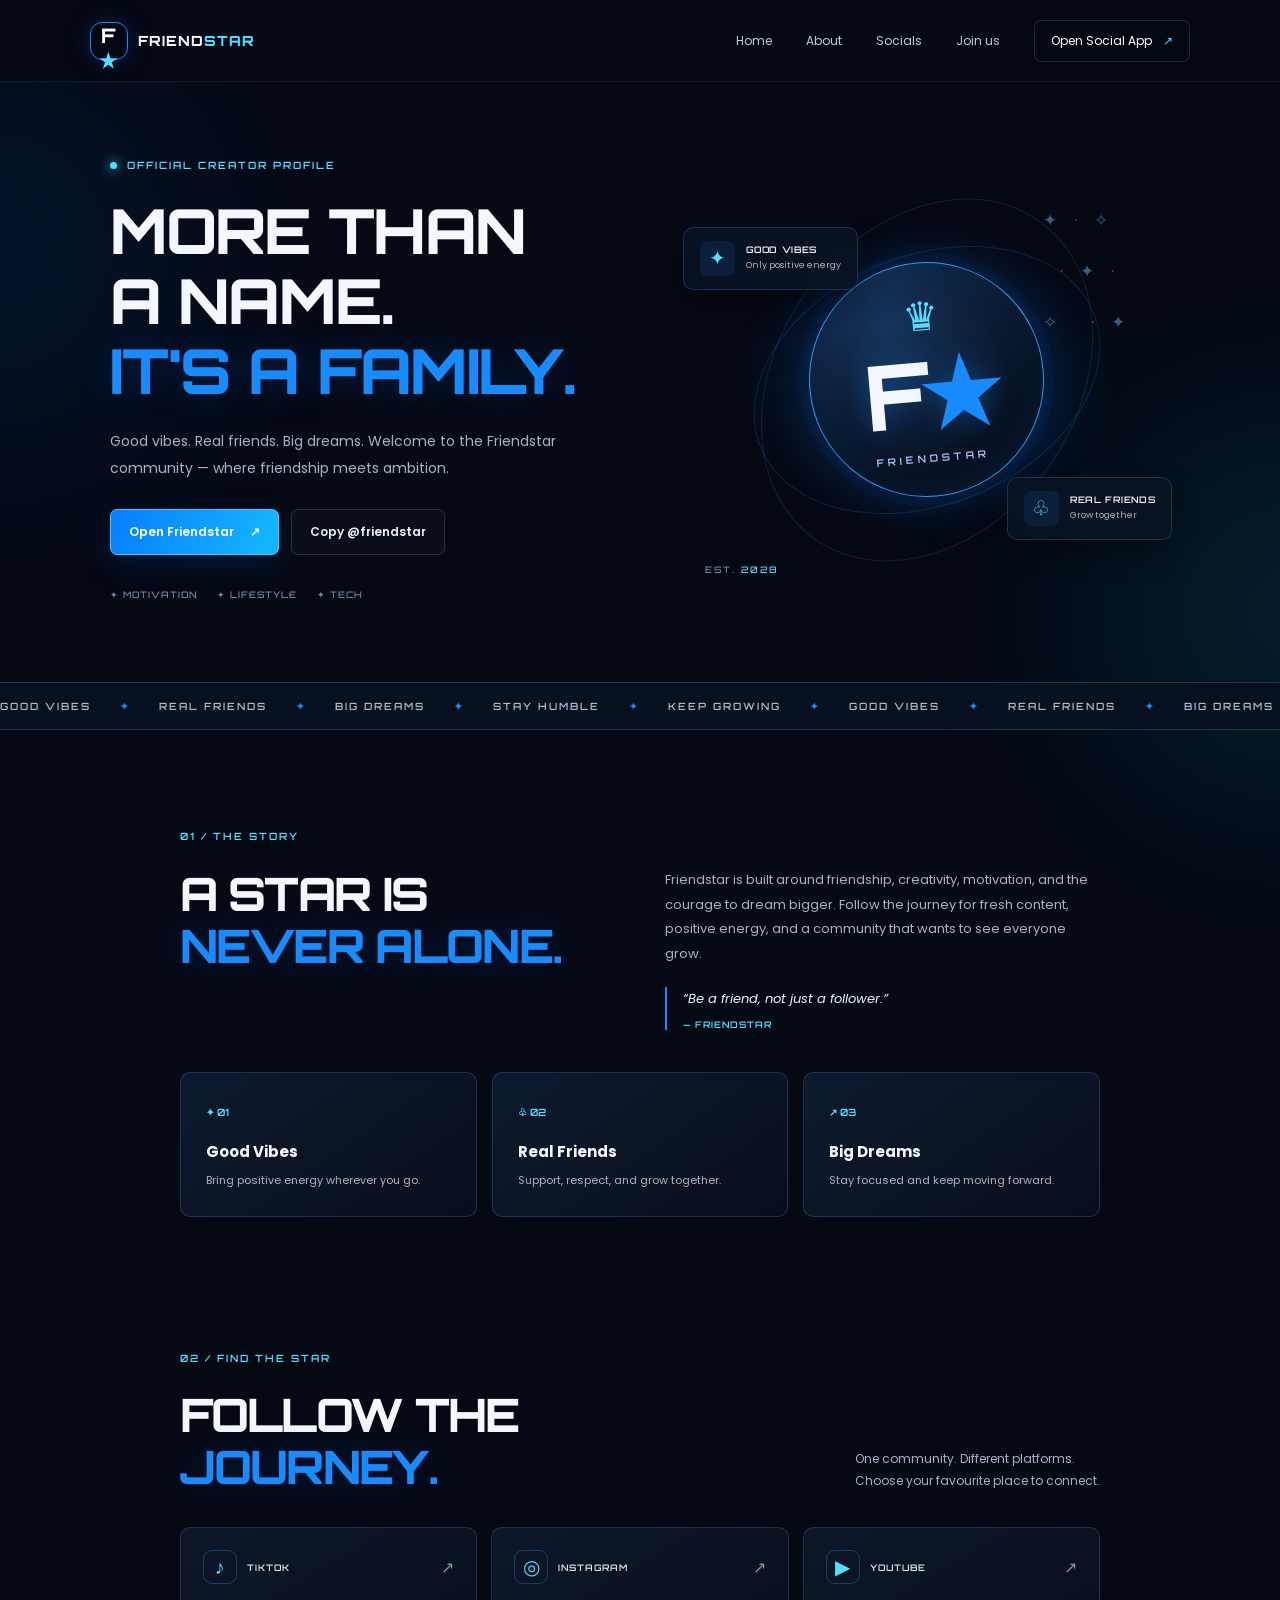
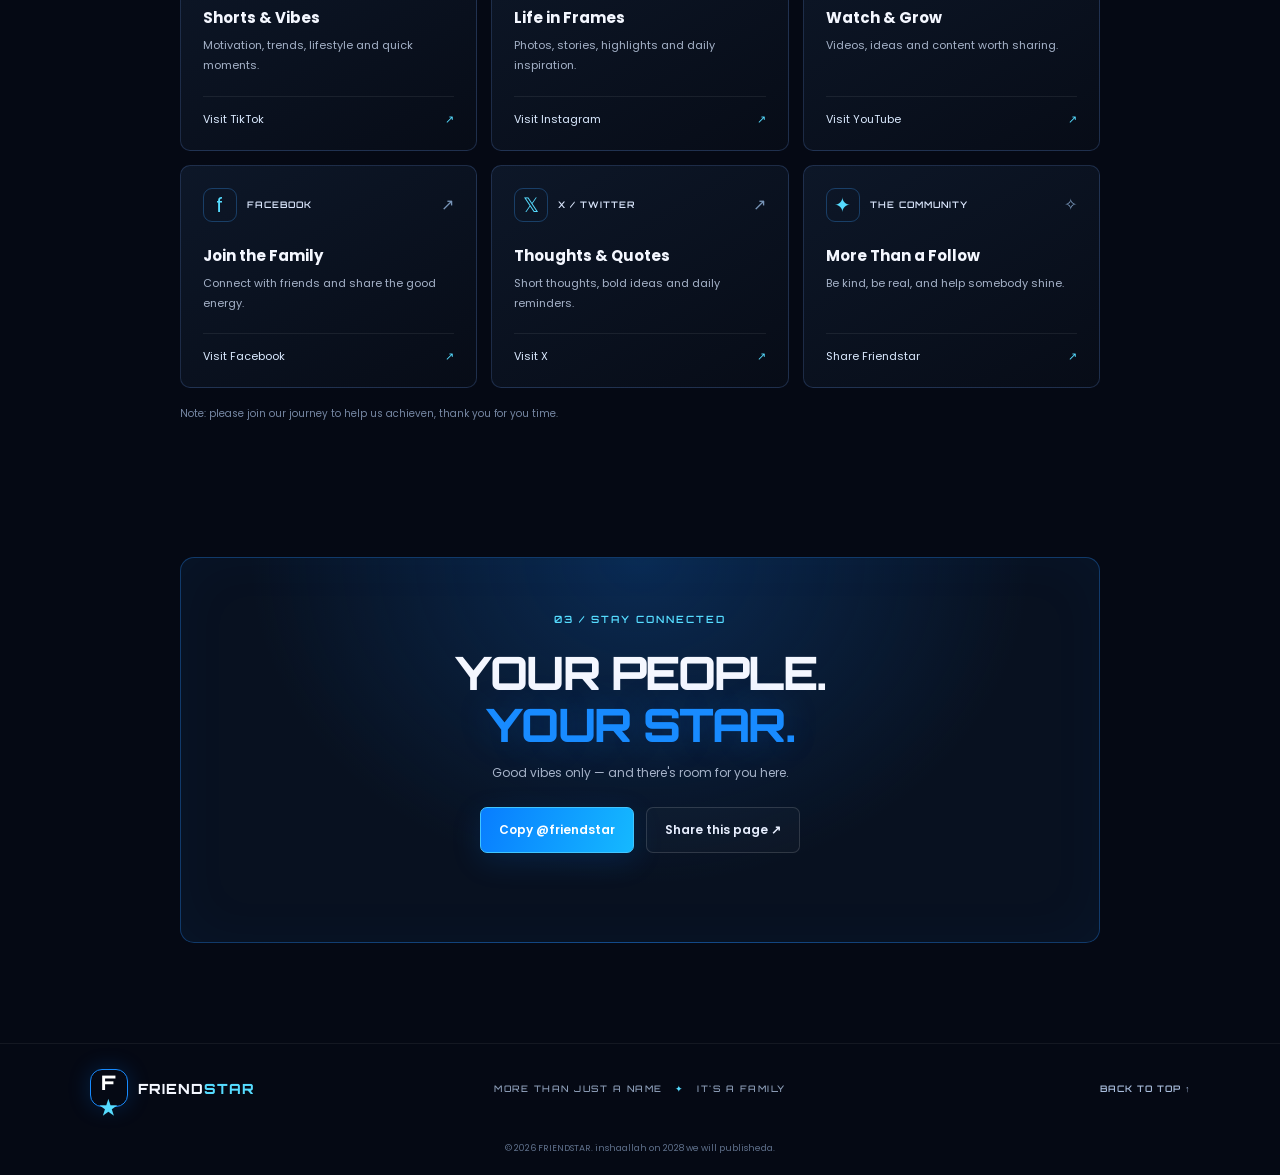
<file: index.html>
<!DOCTYPE html>
<html lang="en">
<head>
  <meta charset="UTF-8" />
  <meta name="viewport" content="width=device-width, initial-scale=1.0" />
  <meta name="theme-color" content="#050914" />
  <meta name="description" content="Friendstar — Good Vibes, Real Friends, Big Dreams." />
  <title>FRIENDSTAR ⭐ | Official Profile</title>
  <link rel="preconnect" href="https://fonts.googleapis.com">
  <link rel="preconnect" href="https://fonts.gstatic.com" crossorigin>
  <link href="https://fonts.googleapis.com/css2?family=Orbitron:wght@500;600;700;800&family=Poppins:wght@300;400;500;600;700&display=swap" rel="stylesheet">
  <link rel="stylesheet" href="style.css" />
</head>
<body>
  <div class="ambient ambient-one"></div>
  <div class="ambient ambient-two"></div>
  <header class="topbar">
    <a class="brand" href="#home" aria-label="Friendstar home"><span class="brand-mark">F<span>★</span></span><span>FRIEND<span class="blue">STAR</span></span></a>
    <button class="menu-toggle" id="menuToggle" aria-label="Toggle navigation" aria-expanded="false">☰</button>
    <nav id="navLinks" class="nav-links">
      <a href="#home">Home</a><a href="#about">About</a><a href="#socials">Socials</a><a href="AUTH/signup.html">Join us</a>
      <a class="nav-cta" href="app.html">Open Social App <span>↗</span></a>
    </nav>
  </header>

  <main id="home">
    <section class="hero">
      <div class="hero-copy">
        <div class="eyebrow"><span class="pulse"></span> OFFICIAL CREATOR PROFILE</div>
        <h1>MORE THAN<br>A NAME.<br><span>IT'S A FAMILY.</span></h1>
        <p class="hero-text">Good vibes. Real friends. Big dreams. Welcome to the Friendstar community — where friendship meets ambition.</p>
        <div class="hero-actions">
          <a href="app.html" class="button button-primary">Open Friendstar <span>↗</span></a>
          <button class="button button-ghost" id="copyHero">Copy @friendstar</button>
        </div>
        <div class="hero-tags"><span>✦ MOTIVATION</span><span>✦ LIFESTYLE</span><span>✦ TECH</span></div>
      </div>
      <div class="hero-art" aria-label="Friendstar logo artwork">
        <div class="orbit orbit-a"></div><div class="orbit orbit-b"></div>
        <div class="star-field">✦　·　✧<br>　·　✦　·<br>✧　　·　✦</div>
        <div class="logo-glow">
          <div class="crown">♛</div>
          <div class="big-logo">F<span>★</span></div>
          <div class="logo-caption">FRIENDSTAR</div>
        </div>
        <div class="float-card card-top"><span class="mini-icon">✦</span><span><b>GOOD VIBES</b><small>Only positive energy</small></span></div>
        <div class="float-card card-bottom"><span class="mini-icon">♧</span><span><b>REAL FRIENDS</b><small>Grow together</small></span></div>
        <div class="hero-stamp">EST. <span>2028 </span></div>
      </div>
    </section>

    <section class="ticker" aria-label="Friendstar values">
      <div>GOOD VIBES <span>✦</span> REAL FRIENDS <span>✦</span> BIG DREAMS <span>✦</span> STAY HUMBLE <span>✦</span> KEEP GROWING <span>✦</span> GOOD VIBES <span>✦</span> REAL FRIENDS <span>✦</span> BIG DREAMS <span>✦</span></div>
    </section>

    <section class="about section" id="about">
      <div class="section-label">01 / THE STORY</div>
      <div class="about-grid">
        <div><h2>A STAR IS<br><span>NEVER ALONE.</span></h2></div>
        <div class="about-copy"><p>Friendstar is built around friendship, creativity, motivation, and the courage to dream bigger. Follow the journey for fresh content, positive energy, and a community that wants to see everyone grow.</p><p class="quote">“Be a friend, not just a follower.” <span>— FRIENDSTAR</span></p></div>
      </div>
      <div class="values">
        <article class="value-card"><span>✦ 01</span><h3>Good Vibes</h3><p>Bring positive energy wherever you go.</p></article>
        <article class="value-card"><span>♧ 02</span><h3>Real Friends</h3><p>Support, respect, and grow together.</p></article>
        <article class="value-card"><span>↗ 03</span><h3>Big Dreams</h3><p>Stay focused and keep moving forward.</p></article>
      </div>
    </section>

    <section class="social-section section" id="socials">
      <div class="section-label">02 / FIND THE STAR</div>
      <div class="section-heading"><div><h2>FOLLOW THE<br><span>JOURNEY.</span></h2></div><p>One community. Different platforms.<br>Choose your favourite place to connect.</p></div>
      <div class="social-grid">
        <article class="social-card tiktok"><div class="social-top"><span class="social-icon">♪</span><span class="platform">TIKTOK</span><span class="arrow">↗</span></div><h3>Shorts & Vibes</h3><p>Motivation, trends, lifestyle and quick moments.</p><a class="social-link" href="https://www.tiktok.com/@friendstar" target="_blank" rel="noopener noreferrer">Visit TikTok <span>↗</span></a></article>
        <article class="social-card instagram"><div class="social-top"><span class="social-icon">◎</span><span class="platform">INSTAGRAM</span><span class="arrow">↗</span></div><h3>Life in Frames</h3><p>Photos, stories, highlights and daily inspiration.</p><a class="social-link" href="https://www.instagram.com/friendstar/" target="_blank" rel="noopener noreferrer">Visit Instagram <span>↗</span></a></article>
        <article class="social-card youtube"><div class="social-top"><span class="social-icon">▶</span><span class="platform">YOUTUBE</span><span class="arrow">↗</span></div><h3>Watch & Grow</h3><p>Videos, ideas and content worth sharing.</p><a class="social-link" href="https://www.youtube.com/@Friendstar" target="_blank" rel="noopener noreferrer">Visit YouTube <span>↗</span></a></article>
        <article class="social-card facebook"><div class="social-top"><span class="social-icon">f</span><span class="platform">FACEBOOK</span><span class="arrow">↗</span></div><h3>Join the Family</h3><p>Connect with friends and share the good energy.</p><a class="social-link" href="https://www.facebook.com/" target="_blank" rel="noopener noreferrer">Visit Facebook <span>↗</span></a></article>
        <article class="social-card x-card"><div class="social-top"><span class="social-icon">𝕏</span><span class="platform">X / TWITTER</span><span class="arrow">↗</span></div><h3>Thoughts & Quotes</h3><p>Short thoughts, bold ideas and daily reminders.</p><a class="social-link" href="https://x.com/" target="_blank" rel="noopener noreferrer">Visit X <span>↗</span></a></article>
        <article class="social-card community"><div class="social-top"><span class="social-icon">✦</span><span class="platform">THE COMMUNITY</span><span class="arrow">✧</span></div><h3>More Than a Follow</h3><p>Be kind, be real, and help somebody shine.</p><button class="social-link community-button" id="shareButton">Share Friendstar <span>↗</span></button></article>
      </div>
      <p class="note">Note: please join our journey to help us achieven, thank you for you time.</p>
    </section>

    <section class="connect section" id="connect">
      <div class="connect-box"><div class="section-label">03 / STAY CONNECTED</div><h2>YOUR PEOPLE.<br><span>YOUR STAR.</span></h2><p>Good vibes only — and there's room for you here.</p><div class="connect-actions"><button class="button button-primary" id="copyHandle">Copy @friendstar</button><button class="button button-ghost" id="sharePage">Share this page ↗</button></div><div class="copy-status" id="copyStatus" role="status" aria-live="polite"></div></div>
    </section>
  </main>

  <footer><a class="brand footer-brand" href="#home"><span class="brand-mark">F<span>★</span></span><span>FRIEND<span class="blue">STAR</span></span></a><p>MORE THAN JUST A NAME <span>✦</span> IT'S A FAMILY</p><a class="back-top" href="#home">BACK TO TOP ↑</a><small>© <span id="year"></span> FRIENDSTAR. inshaallah on 2028 we will publisheda.</small></footer>
  <script src="script.js"></script>
</body>
</html>
</file>
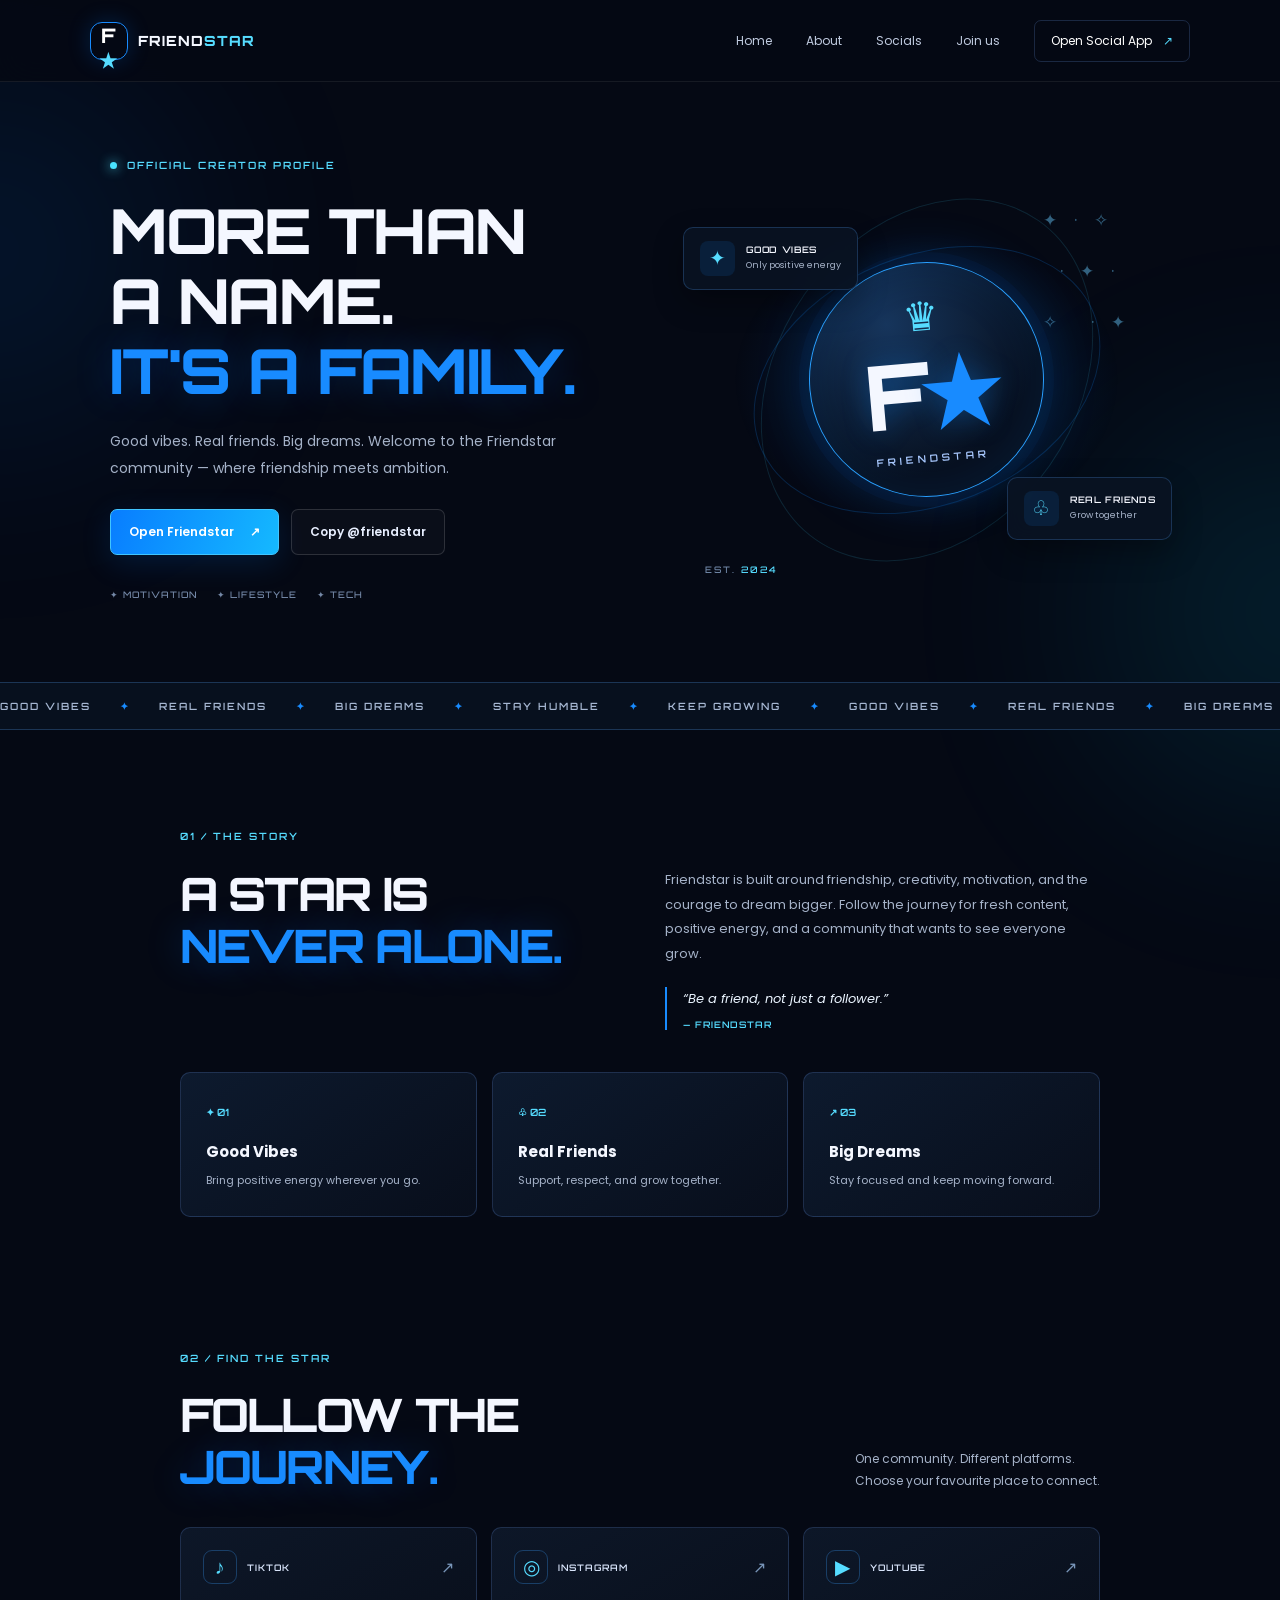
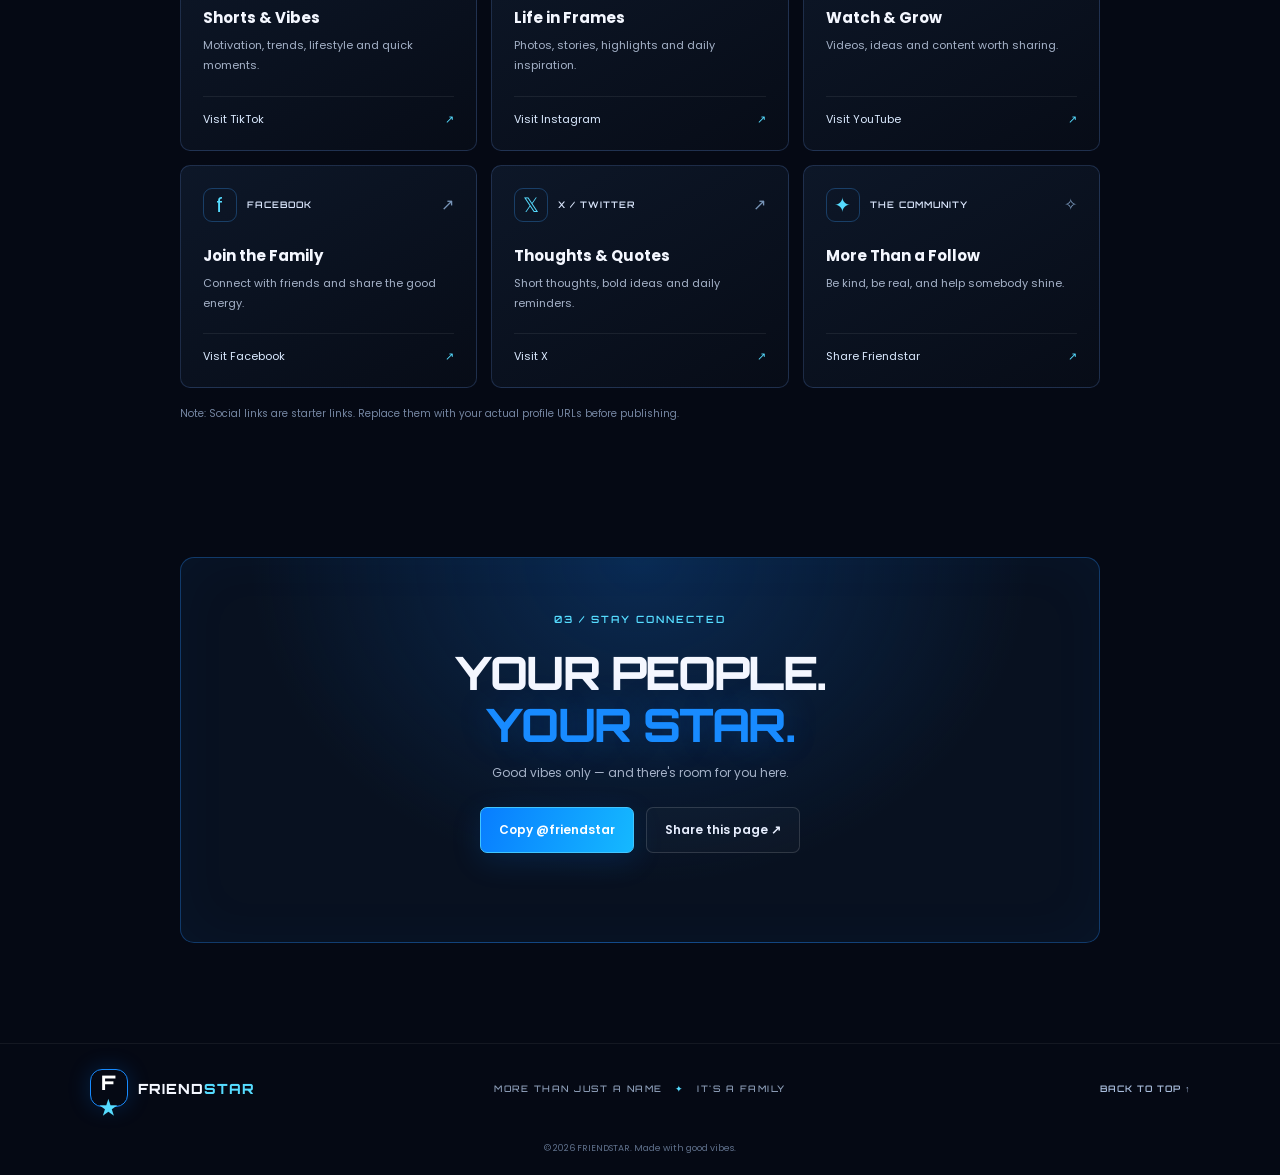
<file: AUTH/social/index.html>
<!DOCTYPE html>
<html lang="en">
<head>
  <meta charset="UTF-8" />
  <meta name="viewport" content="width=device-width, initial-scale=1.0" />
  <meta name="theme-color" content="#050914" />
  <meta name="description" content="Friendstar — Good Vibes, Real Friends, Big Dreams." />
  <title>FRIENDSTAR ⭐ | Official Profile</title>
  <link rel="preconnect" href="https://fonts.googleapis.com">
  <link rel="preconnect" href="https://fonts.gstatic.com" crossorigin>
  <link href="https://fonts.googleapis.com/css2?family=Orbitron:wght@500;600;700;800&family=Poppins:wght@300;400;500;600;700&display=swap" rel="stylesheet">
  <link rel="stylesheet" href="style.css" />
</head>
<body>
  <div class="ambient ambient-one"></div>
  <div class="ambient ambient-two"></div>
  <header class="topbar">
    <a class="brand" href="#home" aria-label="Friendstar home"><span class="brand-mark">F<span>★</span></span><span>FRIEND<span class="blue">STAR</span></span></a>
    <button class="menu-toggle" id="menuToggle" aria-label="Toggle navigation" aria-expanded="false">☰</button>
    <nav id="navLinks" class="nav-links">
      <a href="#home">Home</a><a href="#about">About</a><a href="#socials">Socials</a><a href="AUTH/signup.html">Join us</a>
      <a class="nav-cta" href="app.html">Open Social App <span>↗</span></a>
    </nav>
  </header>

  <main id="home">
    <section class="hero">
      <div class="hero-copy">
        <div class="eyebrow"><span class="pulse"></span> OFFICIAL CREATOR PROFILE</div>
        <h1>MORE THAN<br>A NAME.<br><span>IT'S A FAMILY.</span></h1>
        <p class="hero-text">Good vibes. Real friends. Big dreams. Welcome to the Friendstar community — where friendship meets ambition.</p>
        <div class="hero-actions">
          <a href="app.html" class="button button-primary">Open Friendstar <span>↗</span></a>
          <button class="button button-ghost" id="copyHero">Copy @friendstar</button>
        </div>
        <div class="hero-tags"><span>✦ MOTIVATION</span><span>✦ LIFESTYLE</span><span>✦ TECH</span></div>
      </div>
      <div class="hero-art" aria-label="Friendstar logo artwork">
        <div class="orbit orbit-a"></div><div class="orbit orbit-b"></div>
        <div class="star-field">✦　·　✧<br>　·　✦　·<br>✧　　·　✦</div>
        <div class="logo-glow">
          <div class="crown">♛</div>
          <div class="big-logo">F<span>★</span></div>
          <div class="logo-caption">FRIENDSTAR</div>
        </div>
        <div class="float-card card-top"><span class="mini-icon">✦</span><span><b>GOOD VIBES</b><small>Only positive energy</small></span></div>
        <div class="float-card card-bottom"><span class="mini-icon">♧</span><span><b>REAL FRIENDS</b><small>Grow together</small></span></div>
        <div class="hero-stamp">EST. <span>2024</span></div>
      </div>
    </section>

    <section class="ticker" aria-label="Friendstar values">
      <div>GOOD VIBES <span>✦</span> REAL FRIENDS <span>✦</span> BIG DREAMS <span>✦</span> STAY HUMBLE <span>✦</span> KEEP GROWING <span>✦</span> GOOD VIBES <span>✦</span> REAL FRIENDS <span>✦</span> BIG DREAMS <span>✦</span></div>
    </section>

    <section class="about section" id="about">
      <div class="section-label">01 / THE STORY</div>
      <div class="about-grid">
        <div><h2>A STAR IS<br><span>NEVER ALONE.</span></h2></div>
        <div class="about-copy"><p>Friendstar is built around friendship, creativity, motivation, and the courage to dream bigger. Follow the journey for fresh content, positive energy, and a community that wants to see everyone grow.</p><p class="quote">“Be a friend, not just a follower.” <span>— FRIENDSTAR</span></p></div>
      </div>
      <div class="values">
        <article class="value-card"><span>✦ 01</span><h3>Good Vibes</h3><p>Bring positive energy wherever you go.</p></article>
        <article class="value-card"><span>♧ 02</span><h3>Real Friends</h3><p>Support, respect, and grow together.</p></article>
        <article class="value-card"><span>↗ 03</span><h3>Big Dreams</h3><p>Stay focused and keep moving forward.</p></article>
      </div>
    </section>

    <section class="social-section section" id="socials">
      <div class="section-label">02 / FIND THE STAR</div>
      <div class="section-heading"><div><h2>FOLLOW THE<br><span>JOURNEY.</span></h2></div><p>One community. Different platforms.<br>Choose your favourite place to connect.</p></div>
      <div class="social-grid">
        <article class="social-card tiktok"><div class="social-top"><span class="social-icon">♪</span><span class="platform">TIKTOK</span><span class="arrow">↗</span></div><h3>Shorts & Vibes</h3><p>Motivation, trends, lifestyle and quick moments.</p><a class="social-link" href="https://www.tiktok.com/@friendstar" target="_blank" rel="noopener noreferrer">Visit TikTok <span>↗</span></a></article>
        <article class="social-card instagram"><div class="social-top"><span class="social-icon">◎</span><span class="platform">INSTAGRAM</span><span class="arrow">↗</span></div><h3>Life in Frames</h3><p>Photos, stories, highlights and daily inspiration.</p><a class="social-link" href="https://www.instagram.com/friendstar/" target="_blank" rel="noopener noreferrer">Visit Instagram <span>↗</span></a></article>
        <article class="social-card youtube"><div class="social-top"><span class="social-icon">▶</span><span class="platform">YOUTUBE</span><span class="arrow">↗</span></div><h3>Watch & Grow</h3><p>Videos, ideas and content worth sharing.</p><a class="social-link" href="https://www.youtube.com/@Friendstar" target="_blank" rel="noopener noreferrer">Visit YouTube <span>↗</span></a></article>
        <article class="social-card facebook"><div class="social-top"><span class="social-icon">f</span><span class="platform">FACEBOOK</span><span class="arrow">↗</span></div><h3>Join the Family</h3><p>Connect with friends and share the good energy.</p><a class="social-link" href="https://www.facebook.com/" target="_blank" rel="noopener noreferrer">Visit Facebook <span>↗</span></a></article>
        <article class="social-card x-card"><div class="social-top"><span class="social-icon">𝕏</span><span class="platform">X / TWITTER</span><span class="arrow">↗</span></div><h3>Thoughts & Quotes</h3><p>Short thoughts, bold ideas and daily reminders.</p><a class="social-link" href="https://x.com/" target="_blank" rel="noopener noreferrer">Visit X <span>↗</span></a></article>
        <article class="social-card community"><div class="social-top"><span class="social-icon">✦</span><span class="platform">THE COMMUNITY</span><span class="arrow">✧</span></div><h3>More Than a Follow</h3><p>Be kind, be real, and help somebody shine.</p><button class="social-link community-button" id="shareButton">Share Friendstar <span>↗</span></button></article>
      </div>
      <p class="note">Note: Social links are starter links. Replace them with your actual profile URLs before publishing.</p>
    </section>

    <section class="connect section" id="connect">
      <div class="connect-box"><div class="section-label">03 / STAY CONNECTED</div><h2>YOUR PEOPLE.<br><span>YOUR STAR.</span></h2><p>Good vibes only — and there's room for you here.</p><div class="connect-actions"><button class="button button-primary" id="copyHandle">Copy @friendstar</button><button class="button button-ghost" id="sharePage">Share this page ↗</button></div><div class="copy-status" id="copyStatus" role="status" aria-live="polite"></div></div>
    </section>
  </main>

  <footer><a class="brand footer-brand" href="#home"><span class="brand-mark">F<span>★</span></span><span>FRIEND<span class="blue">STAR</span></span></a><p>MORE THAN JUST A NAME <span>✦</span> IT'S A FAMILY</p><a class="back-top" href="#home">BACK TO TOP ↑</a><small>© <span id="year"></span> FRIENDSTAR. Made with good vibes.</small></footer>
  <script src="script.js"></script>
</body>
</html>
</file>
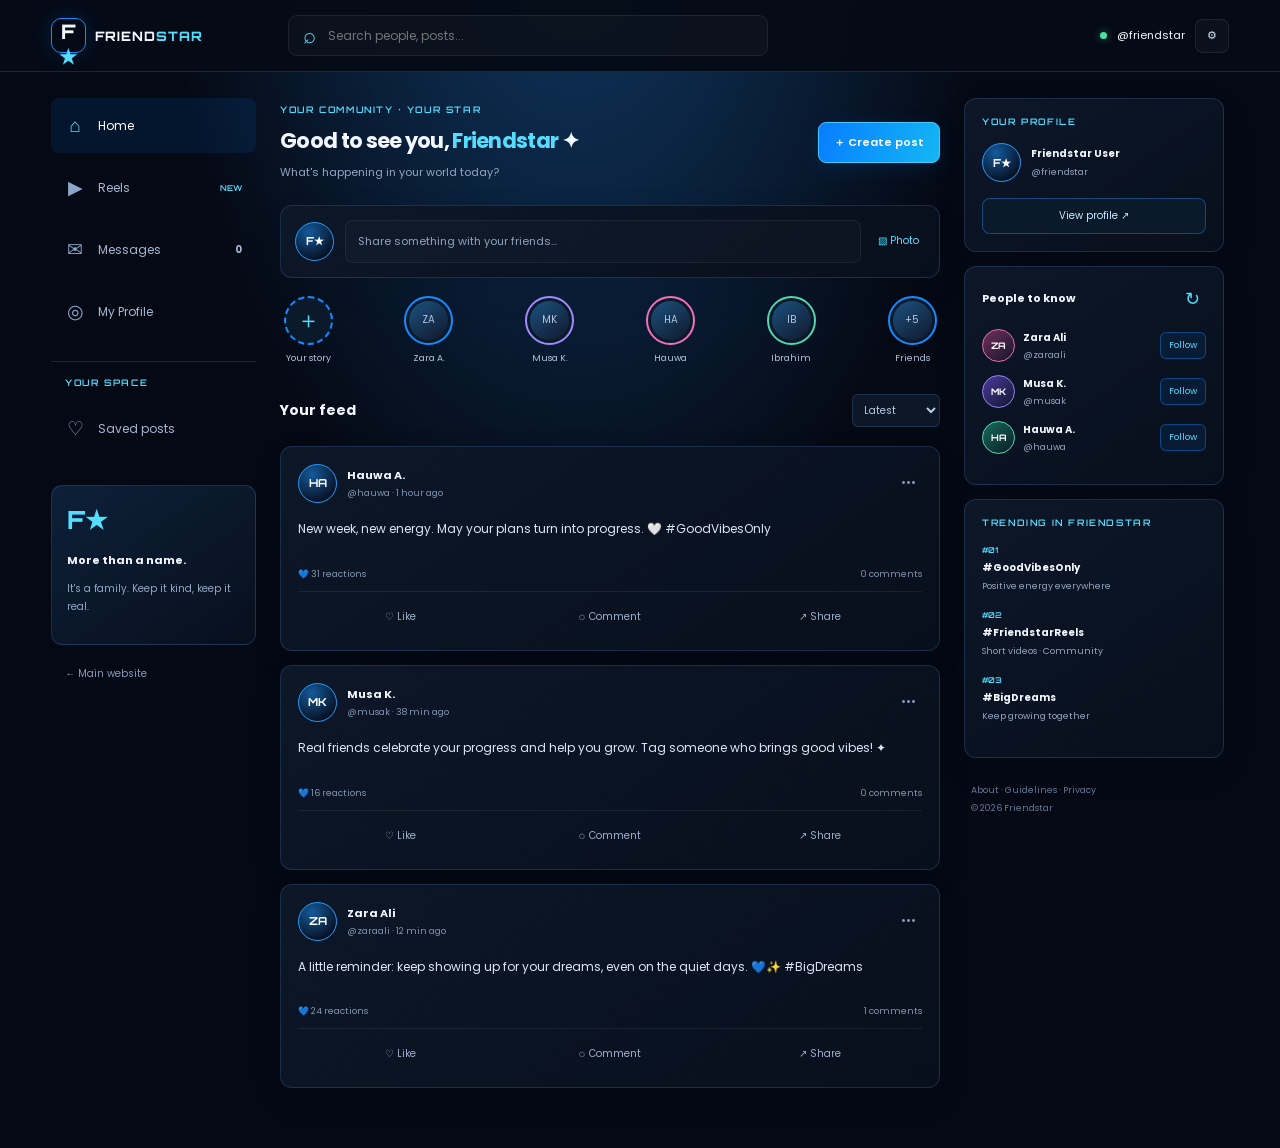
<file: app.html>
<!DOCTYPE html>
<html lang="en">
<head>
<meta charset="UTF-8"><meta name="viewport" content="width=device-width, initial-scale=1.0"><meta name="theme-color" content="#050914">
<title>FRIENDSTAR | Social</title><link rel="stylesheet" href="app.css">
</head>
<body>
<header class="app-top"><a class="brand" href="index.html"><span class="brand-mark">F<span>★</span></span><span>FRIEND<span class="blue">STAR</span></span></a><div class="top-search">⌕ <input id="searchInput" placeholder="Search people, posts..." aria-label="Search people and posts"></div><div class="top-user"><span class="status-dot"></span><span id="topUsername">friendstar</span><button id="editProfileTop" class="icon-btn" title="Edit profile">⚙</button></div></header>
<div class="app-shell">
<aside class="sidebar"><button class="side-link active" data-page="home"><span>⌂</span> Home</button><button class="side-link" data-page="reels"><span>▶</span> Reels <i>NEW</i></button><button class="side-link" data-page="messages"><span>✉</span> Messages <b id="unreadCount">0</b></button><button class="side-link" data-page="profile"><span>◎</span> My Profile</button><div class="side-rule"></div><div class="side-caption">YOUR SPACE</div><button class="side-link" data-page="saved"><span>♡</span> Saved posts</button><div class="sidebar-promo"><div class="promo-star">F★</div><b>More than a name.</b><p>It's a family. Keep it kind, keep it real.</p></div><a href="index.html" class="back-site">← Main website</a></aside>
<main class="main-content">
<section class="page active" id="page-home"><div class="welcome-row"><div><div class="eyebrow">YOUR COMMUNITY · YOUR STAR</div><h1>Good to see you, <span id="welcomeName">Friendstar</span> ✦</h1><p class="muted">What's happening in your world today?</p></div><button class="primary-btn" id="newPostTop">＋ Create post</button></div>
<div class="composer card"><div class="avatar" id="composerAvatar">F★</div><button class="composer-input" id="composerOpen">Share something with your friends...</button><button class="composer-action" id="addPhotoBtn">▧ Photo</button></div>
<div class="story-row"><div class="story add-story" id="addStory"><div class="story-ring plus">＋</div><span>Your story</span></div><div class="story"><div class="story-ring"><span>ZA</span></div><span>Zara A.</span></div><div class="story"><div class="story-ring ring-purple"><span>MK</span></div><span>Musa K.</span></div><div class="story"><div class="story-ring ring-pink"><span>HA</span></div><span>Hauwa</span></div><div class="story"><div class="story-ring ring-green"><span>IB</span></div><span>Ibrahim</span></div><div class="story"><div class="story-ring"><span>+5</span></div><span>Friends</span></div></div>
<div class="feed-heading"><h2>Your feed</h2><select id="feedSort" aria-label="Sort feed"><option value="latest">Latest</option><option value="popular">Most liked</option></select></div><div id="feedList" class="feed-list"></div></section>
<section class="page" id="page-profile"><div class="profile-cover"><div class="cover-orbit"></div><span>FRIENDSTAR ✦ COMMUNITY</span></div><div class="profile-card card"><div class="profile-head"><div class="avatar profile-avatar" id="profileAvatar">F★</div><button class="outline-btn" id="editProfile">Edit profile</button></div><h1 id="profileName">Friendstar User</h1><p class="handle" id="profileHandle">@friendstar</p><p id="profileBio" class="profile-bio">Good vibes • Real friends • Big dreams. Be a friend, not just a follower. ✦</p><div class="profile-stats"><div><b id="postCount">0</b><span>Posts</span></div><div><b>15k</b><span>Followers</span></div><div><b>0</b><span>Following</span></div></div><div class="profile-tabs"><button class="selected" data-profile-tab="posts">Posts</button><button data-profile-tab="about">About</button></div><div id="profilePosts" class="profile-posts"></div><div id="profileAbout" class="profile-about hidden">A member of the Friendstar community. ✦<br><br><span>✦</span> Good vibes &nbsp; <span>✦</span> Real friends &nbsp; <span>✦</span> Big dreams</div></div></section>
<section class="page" id="page-messages"><div class="page-title"><div><div class="eyebrow">STAY CONNECTED</div><h1>Messages <span>✉</span></h1><p class="muted">Good conversations start here.</p></div></div><div class="chat-layout card"><div class="chat-people"><div class="chat-search">⌕ <input id="chatSearch" placeholder="Search conversations"></div><div class="chat-person active" data-chat="zara"><div class="avatar avatar-pink">ZA<span class="online"></span></div><div class="person-meta"><b>Zara Ali</b><p>Hey! How are you? ✨</p></div><small>10:42</small></div><div class="chat-person" data-chat="musa"><div class="avatar avatar-purple">MK<span class="online"></span></div><div class="person-meta"><b>Musa K.</b><p>That reel was great!</p></div><small>09:18</small></div><div class="chat-person" data-chat="hauwa"><div class="avatar avatar-green">HA</div><div class="person-meta"><b>Hauwa A.</b><p>Thanks for sharing 💙</p></div><small>Yesterday</small></div><div class="chat-person" data-chat="ibrahim"><div class="avatar">IB</div><div class="person-meta"><b>Ibrahim B.</b><p>See you soon</p></div><small>Mon</small></div><p class="demo-note">Demo conversations · Local preview</p></div><div class="chat-window"><div class="chat-header"><div class="avatar avatar-pink" id="chatHeaderAvatar">ZA</div><div><b id="chatHeaderName">Zara Ali</b><p><span class="online-dot"></span> Friendstar member</p></div><button class="icon-btn chat-more" title="Conversation options">•••</button></div><div id="chatMessages" class="chat-messages"></div><div class="quick-reactions"><button data-emoji="💙">💙</button><button data-emoji="😂">😂</button><button data-emoji="✨">✨</button><button data-emoji="🙌">🙌</button></div><form id="messageForm" class="message-form"><button type="button" id="emojiToggle" class="icon-btn" title="Add emoji">☺</button><input id="messageInput" placeholder="Write a message..." autocomplete="off" required><button class="send-btn" type="submit">➤</button></form></div></div></section>
<section class="page" id="page-reels"><div class="page-title"><div><div class="eyebrow">SCROLL · DISCOVER · CREATE</div><h1>Reels <span>▶</span></h1><p class="muted">A little inspiration, one video at a time.</p></div><label class="outline-btn upload-label">＋ Add video<input id="videoUpload" type="file" accept="video/*" hidden></label></div><div class="reels-layout"><div id="reelsFeed" class="reels-feed"><article class="reel-card"><video class="reel-video" src="https://interactive-examples.mdn.mozilla.net/media/cc0-videos/flower.mp4" muted loop playsinline controls></video><div class="reel-overlay"><div class="reel-creator"><div class="avatar avatar-pink">ZA</div><b>@zaraali</b><button class="follow-btn">Follow</button></div><p>Little moments, big memories. ✨ #Friendstar</p><small>Original audio · Friendstar sound</small></div><div class="reel-actions"><button class="reel-like" aria-label="Like reel">♡<small>Like</small></button><button class="reel-comment" aria-label="Comment on reel">◌<small>Comment</small></button><button class="reel-share" aria-label="Share reel">↗<small>Share</small></button></div></article><div class="reel-tip">Scroll down to explore more videos ↓<br><small>Demo video shown. Upload your own clip to preview it here.</small></div></div><aside class="reels-info card"><div class="eyebrow">FOR YOU ✦</div><h3>Find your next favourite.</h3><p>Discover short videos from creators in your community. Like, comment, and share the moments you love.</p><div class="reel-rule"></div><p class="muted">Be respectful. Keep the community positive.</p></aside></div></section>
<section class="page" id="page-saved"><div class="eyebrow">YOUR COLLECTION</div><h1>Saved posts <span>♡</span></h1><p class="muted">Posts you save will appear here.</p><div id="savedList" class="feed-list"></div></section>
</main>
<aside class="rightbar"><div class="card mini-profile"><div class="eyebrow">YOUR PROFILE</div><div class="mini-profile-row"><div class="avatar" id="rightAvatar">F★</div><div><b id="rightName">Friendstar User</b><small id="rightHandle">@friendstar</small></div></div><button class="outline-btn full-btn" data-goto="profile">View profile ↗</button></div><div class="card suggestion-card"><div class="suggest-head"><b>People to know</b><button id="refreshPeople">↻</button></div><div class="suggestion"><div class="avatar avatar-pink">ZA</div><div><b>Zara Ali</b><small>@zaraali</small></div><button class="follow-small">Follow</button></div><div class="suggestion"><div class="avatar avatar-purple">MK</div><div><b>Musa K.</b><small>@musak</small></div><button class="follow-small">Follow</button></div><div class="suggestion"><div class="avatar avatar-green">HA</div><div><b>Hauwa A.</b><small>@hauwa</small></div><button class="follow-small">Follow</button></div></div><div class="card trends"><div class="eyebrow">TRENDING IN FRIENDSTAR</div><p><span>#01</span> <b>#GoodVibesOnly</b><small>Positive energy everywhere</small></p><p><span>#02</span> <b>#FriendstarReels</b><small>Short videos · Community</small></p><p><span>#03</span> <b>#BigDreams</b><small>Keep growing together</small></p></div><p class="footer-mini">About · Guidelines · Privacy<br>© 2026 Friendstar</p></aside>
</div>
<div id="modalBackdrop" class="modal-backdrop hidden"><section class="modal card" role="dialog" aria-modal="true" aria-labelledby="modalTitle"><button class="modal-close" id="modalClose" aria-label="Close">×</button><div class="eyebrow">MAKE IT YOURS</div><h2 id="modalTitle">Edit your profile</h2><form id="profileForm"><label>Display name<input id="editName" maxlength="40" required></label><label>Username<input id="editHandle" maxlength="24" required></label><label>Bio<textarea id="editBio" maxlength="180" rows="3"></textarea></label><label>Profile picture<input id="editAvatarFile" type="file" accept="image/*"></label><div class="modal-actions"><button type="button" class="outline-btn" id="cancelProfile">Cancel</button><button type="submit" class="primary-btn">Save profile</button></div></form></section></div>
<div id="postModalBackdrop" class="modal-backdrop hidden"><section class="modal card" role="dialog" aria-modal="true" aria-labelledby="postModalTitle"><button class="modal-close" id="postModalClose" aria-label="Close">×</button><div class="eyebrow">SHARE WITH YOUR PEOPLE</div><h2 id="postModalTitle">Create a post</h2><form id="postForm"><textarea id="postText" rows="4" maxlength="500" placeholder="What's on your mind?" required></textarea><label class="upload-label">＋ Add a photo/video<input id="postMedia" type="file" accept="image/*,video/*" hidden></label><p id="postFileName" class="muted"></p><div class="modal-actions"><button type="button" class="outline-btn" id="cancelPost">Cancel</button><button type="submit" class="primary-btn">Publish post</button></div></form></section></div>
<div id="toast" class="toast" role="status" aria-live="polite"></div><script src="app.js"></script>
</body></html>
</file>
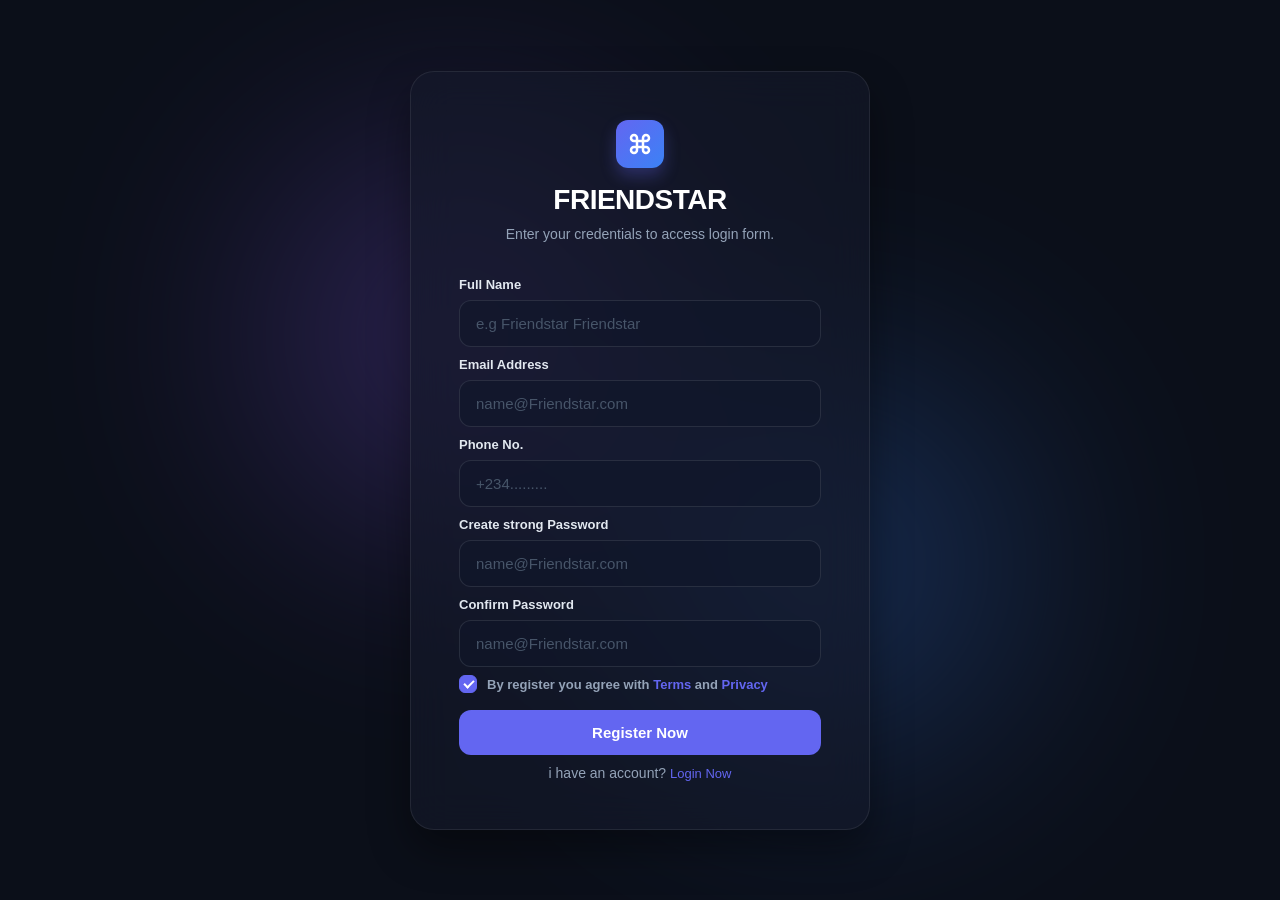
<file: AUTH/signup.html>
<!DOCTYPE html>
<html lang="en">
<head>
    <meta charset="UTF-8">
    <meta name="viewport" content="width=device-width, initial-scale=1.0">
    <title>Registration</title>
    <link rel="stylesheet" href="s-style.css">
</head>
<body>
    <!DOCTYPE html>
<html lang="en">
<head>
    <meta charset="UTF-8">
    <meta name="viewport" content="width=device-width, initial-scale=1.0">
    <title>Friendstar Login | Welcome Back</title>
    <!-- <link rel="stylesheet" href="style.css"> -->
    <link rel="stylesheet" href="script.js">
    <!-- Google Fonts for premium typography -->
    
</head>
<body>

    <div class="login-wrapper">
        <!-- Decorative Ambient Background Blobs -->
        <div class="blob blob-purple"></div>
        <div class="blob blob-blue"></div>

        <!-- Login Container Card -->
        <main class="login-card">
            <div class="brand-header">
                <div class="logo-icon">
                    <svg xmlns="http://w3.org" width="24" height="24" viewBox="0 0 24 24" fill="none" stroke="currentColor" stroke-width="2.5" stroke-linecap="round" stroke-linejoin="round"><path d="M15 6v12a3 3 0 1 0 3-3H6a3 3 0 1 0 3 3V6a3 3 0 1 0-3 3h12a3 3 0 1 0-3-3z"/></svg>
                </div>
                <h2>FRIENDSTAR</h2>
                <p>Enter your credentials to access login form.</p>
            </div>

            <!-- Main Interactive Form -->
            <form class="login-form" action="#" method="POST" autocomplete="off" id="form">
                <div class="input-group">
                    <label for="email">Full Name</label>
                    <div class="input-wrapper-inner">
                        <input type="text" id="fullname" placeholder="e.g Friendstar Friendstar" required>
                    </div>
                </div>

                 <div class="input-group">
                    <label for="email">Email Address</label>
                    <div class="input-wrapper-inner">
                        <input type="email" id="email" placeholder="name@Friendstar.com" required>
                    </div>
                </div>

                 <div class="input-group">
                    <label for="phone no">Phone No.</label>
                    <div class="input-wrapper-inner">
                        <input type="text" id="phone no" placeholder="+234........." required>
                    </div>
                </div>

                 <div class="input-group">
                    <label for="password">Create strong Password</label>
                    <div class="input-wrapper-inner">
                        <input type="text" id="text" placeholder="name@Friendstar.com" required>
                    </div>
                </div>

                 <div class="input-group">
                    <label for="password">Confirm Password</label>
                    <div class="input-wrapper-inner">
                        <input type="text" id="text" placeholder="name@Friendstar.com" required>
                    </div>
                </div>

                


                
                <div class="form-options">
                    <label class="checkbox-container">
                        <input type="checkbox"  checked>
                        <span class="checkmark"></span>
                        <p> By register you agree with <a href="">Terms</a> and <a href="">Privacy</a></p>
                    </label>
                </div>

                <button  id="submit" type="submit" class="btn-primary" > <a href="login.html"> Register Now</a>
                   
                    
                </button>
                <!-- Social SSO Provider Options -->
            <!-- <div class="divider">
                <span>Or continue with</span>
            </div>

            <div class="social-grid">
                <button type="button" class="btn-social">
                    <img src="#" alt="Google Logo">
                    Google
                </button>
                <button type="button" class="btn-social">
                    <img src="#" alt="Apple Logo" class="dark-invert">
                    Apple
                </button>
            </div> -->

            <p class="signup-footer">
                i have an account? <a href="login.html">Login Now</a>
            </p>
            </form>

            
        </div>
    </div>
    </main>
    <script src="script.js"></script>

</body>
</html>
</file>
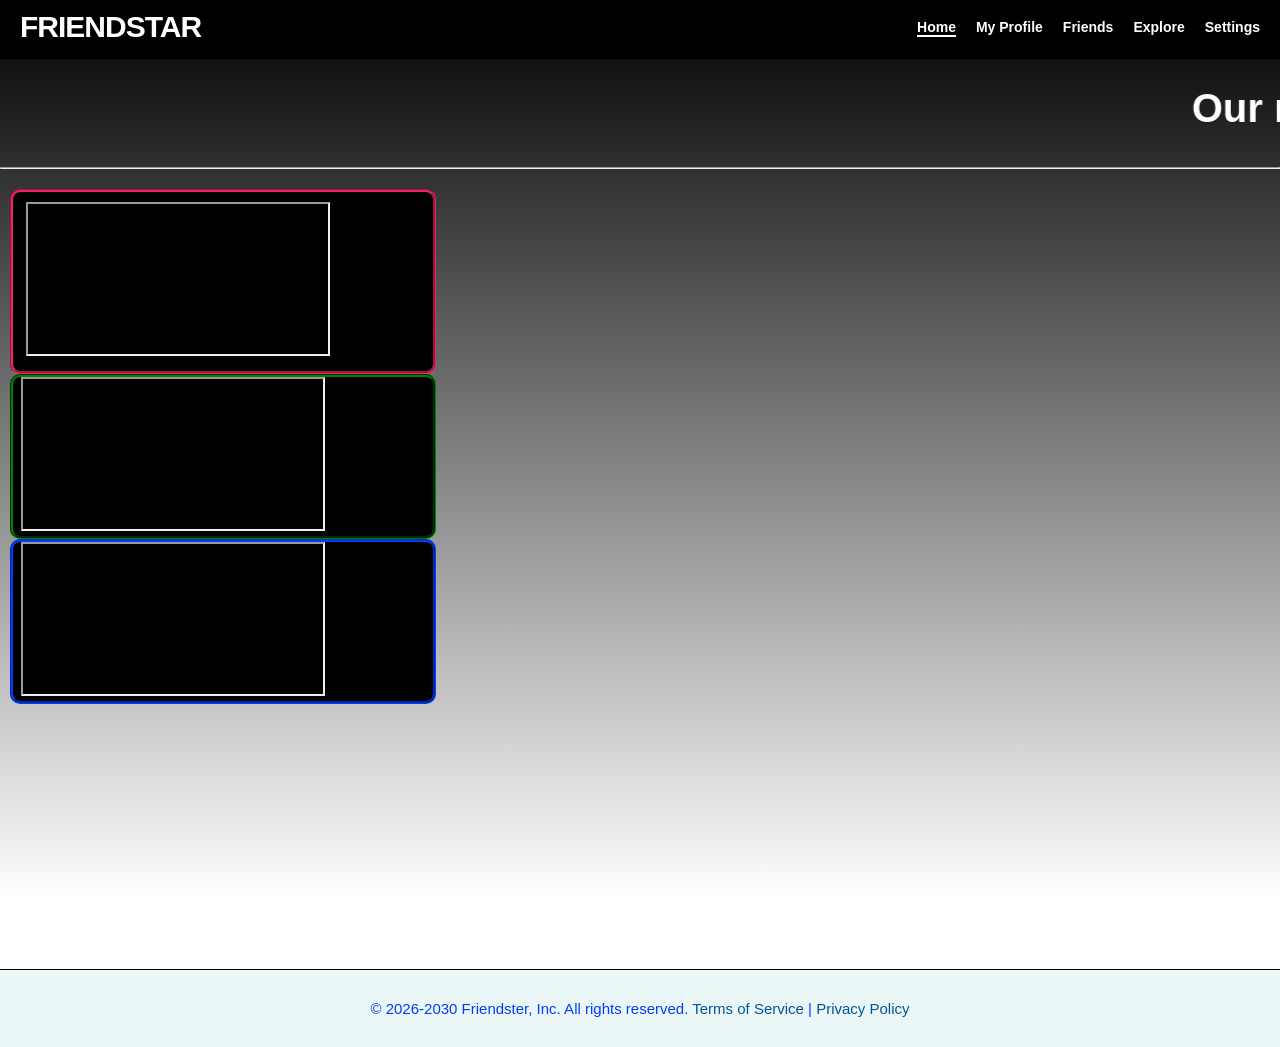
<file: FRID/Profile.html>
<!DOCTYPE html>
<html lang="en">
<head>
    <meta charset="UTF-8">
    <meta name="viewport" content="width=device-width, initial-scale=1.0">
    <title> welcome to Profile page</title>
    <link rel="stylesheet" href="pr-style.css">
</head>
<body>
<!-- <iframe src="https://facebook.com" width="99%" >hello frame</iframe> -->
    <!-- Main Navigation Bar -->
    <nav class="navbar">
        <div class="container nav-content">
            <div class="logo">FRIENDSTAR</div>
            <div class="nav">
                <ul class="nav-links">
                <li><a href="#" class="active">Home</a></li>
                <li><a href="Profile.html">My Profile</a></li>
                <li><a href="#">Friends</a></li>
                <li><a href="#">Explore</a></li>
                <li><a href="#">Settings</a></li>
            </ul>
            </div>
        </div>
    </nav>
    <div class="container-text">
        <h1> <marquee behavior="" direction="">Our mission is to bring people together </marquee></h1>
        <hr>

        <!-- content frame display here -->
         <!-- this is for tiktok -->

        <div class="frame-container">

            <div class="content-frame1">
            <iframe src="https://www.tiktok.com/en/" frameborder="20px"></iframe>
        </div>
        <div class="content-frame2">
             <iframe src="https://colorlib.com/wp/cat/astro/" frameborder="20px"></iframe>

        </div>
        <div class="content-frame3">
             <iframe src="https://www.instagram.com/?hl=en" frameborder="20px"></iframe>

        </div>

        </div>








        
    <!-- Footer -->
    <footer class="footer">
        <div class="container">
            <p>&copy; 2026-2030 Friendster, Inc. All rights reserved. <a href="cyberboss4299@gmail.com">Terms of Service</a> | <a href="cyberboss4299@gmail.com">Privacy Policy</a></p>
        </div>
    </footer> 

</body>
</html>
</file>
<file: style.css>
*{box-sizing:border-box;margin:0;padding:0}
:root{--bg:#050914;--panel:#0a1222;--line:rgba(118,166,255,.2);--blue:#188bff;--cyan:#56dcff;--text:#f4f7ff;--muted:#a5b2c8;--font:'Poppins',sans-serif;--display:'Orbitron',sans-serif}
html{scroll-behavior:smooth;scroll-padding-top:90px}
body{font-family:var(--font);background:var(--bg);color:var(--text);overflow-x:hidden}
a{color:inherit;text-decoration:none}button{font:inherit;cursor:pointer}
.ambient{position:fixed;width:360px;height:360px;border-radius:50%;filter:blur(120px);opacity:.12;pointer-events:none;z-index:-1}.ambient-one{background:#087dff;top:8%;left:-190px}.ambient-two{background:#00d5ff;right:-190px;top:48%}
.topbar{height:82px;display:flex;align-items:center;justify-content:space-between;padding:0 7%;border-bottom:1px solid rgba(255,255,255,.07);background:rgba(5,9,20,.84);backdrop-filter:blur(18px);position:sticky;top:0;z-index:20}
.brand{display:flex;align-items:center;gap:10px;font:800 14px var(--display);letter-spacing:1px}.brand-mark{display:grid;place-items:center;width:38px;height:38px;border:1px solid var(--blue);border-radius:12px;color:white;font:800 20px var(--display);box-shadow:0 0 22px #087dff35}.brand-mark span,.blue{color:var(--cyan)}
.nav-links{display:flex;align-items:center;gap:34px;color:#c0cbe0;font-size:12px}.nav-links a:hover{color:var(--cyan)}.nav-cta{border:1px solid var(--line);border-radius:7px;padding:11px 16px;color:white!important}.nav-cta span{color:var(--cyan);margin-left:8px}.menu-toggle{display:none;background:none;border:0;color:white;font-size:25px}
.hero{max-width:1240px;margin:auto;min-height:600px;padding:75px 7% 80px;display:grid;grid-template-columns:1.05fr .95fr;align-items:center;gap:35px}
.eyebrow,.section-label{font:600 10px var(--display);letter-spacing:2px;color:var(--cyan)}.eyebrow{display:flex;align-items:center;gap:10px;margin-bottom:24px}.pulse{width:7px;height:7px;border-radius:50%;background:#49e3ff;box-shadow:0 0 12px #49e3ff}
h1,h2{font-family:var(--display);font-weight:800;letter-spacing:-1.7px;line-height:1.13}h1{font-size:clamp(35px,5vw,62px)}h1 span,h2 span{color:var(--blue);text-shadow:0 0 35px #087dff40}.hero-text{color:var(--muted);font-size:14px;line-height:1.9;max-width:470px;margin:23px 0 27px}
.hero-actions,.connect-actions{display:flex;gap:12px;flex-wrap:wrap}.button{display:inline-flex;align-items:center;justify-content:center;gap:16px;padding:13px 18px;border-radius:7px;font-size:12px;font-weight:600;transition:transform .2s,box-shadow .2s}.button:hover{transform:translateY(-2px)}.button-primary{background:linear-gradient(110deg,#087dff,#15b9ff);color:white;border:1px solid #41c5ff;box-shadow:0 8px 30px #087dff27}.button-ghost{background:#ffffff06;color:#e8efff;border:1px solid #ffffff24}.hero-tags{display:flex;gap:20px;flex-wrap:wrap;margin-top:34px;color:#7488a7;font:500 9px var(--display);letter-spacing:1px}
.hero-art{height:430px;position:relative;display:grid;place-items:center;isolation:isolate}.hero-art:before{content:"";position:absolute;inset:12% 7%;background:radial-gradient(ellipse,#0864c740 0%,transparent 65%);z-index:-1}.orbit{position:absolute;border:1px solid #168bff35;border-radius:50%;transform:rotate(-22deg)}.orbit-a{width:360px;height:250px}.orbit-b{width:300px;height:390px;transform:rotate(35deg);border-color:#42d5ff22}.star-field{position:absolute;top:30px;right:45px;line-height:3;color:#69caff75;font-size:17px}.logo-glow{width:235px;height:235px;border-radius:50%;border:1px solid #299fff;display:flex;align-items:center;justify-content:center;flex-direction:column;background:radial-gradient(circle at 35% 25%,#16355c,#07101f 67%);box-shadow:0 0 0 10px #0a7eff0b,0 0 55px #007dff32,inset 0 0 45px #087dff18;transform:rotate(-5deg)}.crown{font-size:40px;color:var(--cyan);line-height:1}.big-logo{font:800 90px var(--display);letter-spacing:-10px;text-shadow:0 0 28px #138cff55}.big-logo span{color:var(--blue)}.logo-caption{font:600 10px var(--display);letter-spacing:4px;color:#a9c9ff;margin-top:3px}
.float-card{position:absolute;display:flex;align-items:center;gap:11px;background:#091323e8;border:1px solid #4a8edb44;padding:13px 16px;border-radius:10px;box-shadow:0 12px 30px #0005;backdrop-filter:blur(10px)}.card-top{top:62px;left:0}.card-bottom{bottom:55px;right:-2px}.mini-icon{display:grid;place-items:center;width:35px;height:35px;background:#0c65b72b;border-radius:8px;color:var(--cyan);font-size:20px}.float-card b,.float-card small{display:block}.float-card b{font:600 9px var(--display);letter-spacing:.7px}.float-card small{font-size:9px;color:var(--muted);margin-top:4px}.hero-stamp{position:absolute;bottom:20px;left:22px;font:500 9px var(--display);letter-spacing:2px;color:#7188a8}.hero-stamp span{color:var(--cyan)}
.ticker{overflow:hidden;border-block:1px solid #1b3555;background:#07101e;padding:17px 0;white-space:nowrap}.ticker div{font:600 10px var(--display);letter-spacing:2px;color:#a6b7d2;min-width:max-content;animation:marquee 28s linear infinite}.ticker span{color:var(--blue);padding:0 24px}@keyframes marquee{to{transform:translateX(-35%)}}
.section{max-width:1100px;margin:auto;padding:100px 7%}.about-grid{display:grid;grid-template-columns:1fr 1fr;gap:50px;margin:26px 0 42px}h2{font-size:clamp(30px,4vw,46px)}.about-copy{color:var(--muted);font-size:13px;line-height:1.9}.quote{margin-top:20px;padding-left:16px;border-left:2px solid var(--blue);color:#eaf4ff;font-style:italic}.quote span{display:block;font:600 9px var(--display);color:var(--cyan);letter-spacing:1px;margin-top:8px}
.values{display:grid;grid-template-columns:repeat(3,1fr);gap:15px}.value-card{border:1px solid var(--line);background:linear-gradient(145deg,#0d1a2e,#080e1b);padding:25px;border-radius:10px;transition:transform .2s,border-color .2s}.value-card:hover,.social-card:hover{transform:translateY(-5px);border-color:#228eff88}.value-card>span{font:600 10px var(--display);color:var(--cyan)}.value-card h3{font-size:15px;margin:17px 0 8px}.value-card p{font-size:11px;line-height:1.8;color:var(--muted)}
.social-section{padding-top:35px}.section-heading{display:flex;justify-content:space-between;align-items:end;gap:20px;margin:25px 0 34px}.section-heading>p{color:var(--muted);font-size:12px;line-height:1.9}.social-grid{display:grid;grid-template-columns:repeat(3,1fr);gap:14px}.social-card{padding:22px;border:1px solid var(--line);border-radius:10px;background:linear-gradient(150deg,#0d1728,#070c17);min-height:220px;display:flex;flex-direction:column;transition:transform .2s,border-color .2s}.social-top{display:flex;align-items:center;gap:10px}.social-icon{width:34px;height:34px;display:grid;place-items:center;border:1px solid #399fff4d;border-radius:9px;font-size:20px;color:var(--cyan)}.platform{font:600 9px var(--display);letter-spacing:1px;color:#d9e5fb}.arrow{margin-left:auto;color:#7895b8}.social-card h3{font-size:15px;margin:22px 0 7px}.social-card p{font-size:11px;line-height:1.8;color:var(--muted);margin-bottom:20px}.social-link{margin-top:auto;border-top:1px solid #ffffff12;padding-top:14px;display:flex;justify-content:space-between;align-items:center;font-size:11px;color:#dbeaff}.social-link span{color:var(--cyan)}.social-link:hover{color:var(--cyan)}.community-button{background:none;border-inline:0;border-bottom:0;border-top:1px solid #ffffff12;text-align:left;width:100%}.note{font-size:10px;color:#7586a2;margin-top:18px}
.connect{padding-top:35px;padding-bottom:100px}.connect-box{border:1px solid #248cff55;border-radius:14px;text-align:center;padding:55px 20px;background:radial-gradient(ellipse at top,#0b3970a0,transparent 60%),#081120;box-shadow:inset 0 0 60px #087dff0a}.connect-box h2{margin:22px 0 13px}.connect-box p{font-size:12px;color:var(--muted);margin-bottom:25px}.connect-actions{justify-content:center}.copy-status{min-height:18px;margin-top:16px;color:var(--cyan);font-size:11px}
footer{padding:25px 7% 20px;border-top:1px solid #ffffff10;display:grid;grid-template-columns:1fr 2fr 1fr;align-items:center;gap:20px}footer p{text-align:center;font:500 9px var(--display);letter-spacing:1.5px;color:#8c9db7}footer p span{color:var(--cyan);padding:0 8px}.back-top{text-align:right;font:600 9px var(--display);letter-spacing:1px;color:#a9bddc}footer small{grid-column:1/-1;text-align:center;color:#5f708b;font-size:9px;margin-top:15px}
@media(max-width:800px){.topbar{padding:0 5%;height:72px}.menu-toggle{display:block}.nav-links{display:none;position:absolute;top:71px;left:0;right:0;padding:20px 6%;background:#070d1a;border-bottom:1px solid var(--line);flex-direction:column;align-items:stretch;gap:20px}.nav-links.open{display:flex}.nav-cta{text-align:center}.hero{padding:55px 6% 65px;grid-template-columns:1fr;gap:10px}.hero-copy{max-width:600px}.hero-art{height:370px}.card-top{left:4%}.card-bottom{right:2%}.section{padding:75px 6%}.about-grid{gap:25px}.social-grid{grid-template-columns:repeat(2,1fr)}footer{grid-template-columns:1fr 1fr}footer p{grid-column:1/-1;grid-row:2}.back-top{text-align:right}.footer-brand{grid-column:1}.values{gap:10px}.value-card{padding:18px}}
@media(max-width:520px){h1{font-size:39px}.hero{padding-top:45px}.hero-art{height:330px}.logo-glow{width:190px;height:190px}.big-logo{font-size:72px}.orbit-a{width:280px;height:205px}.orbit-b{height:310px;width:240px}.card-top{top:30px}.card-bottom{bottom:35px}.float-card{padding:10px}.float-card b{font-size:8px}.float-card small{font-size:8px}.star-field{right:10px;top:5px}.about-grid{grid-template-columns:1fr;gap:20px}.values{grid-template-columns:1fr}.value-card{padding:20px}.section-heading{align-items:start;flex-direction:column}.social-grid{grid-template-columns:1fr}.social-card{min-height:195px}.connect-box{padding:40px 16px}.connect-actions{flex-direction:column;align-items:stretch;max-width:260px;margin:auto}footer{padding-inline:6%}.brand{font-size:12px}}
@media(prefers-reduced-motion:reduce){*,*::before,*::after{scroll-behavior:auto!important;animation:none!important;transition:none!important}}
</file>
<file: AUTH/social/style.css>
*{box-sizing:border-box;margin:0;padding:0}
:root{--bg:#050914;--panel:#0a1222;--line:rgba(118,166,255,.2);--blue:#188bff;--cyan:#56dcff;--text:#f4f7ff;--muted:#a5b2c8;--font:'Poppins',sans-serif;--display:'Orbitron',sans-serif}
html{scroll-behavior:smooth;scroll-padding-top:90px}
body{font-family:var(--font);background:var(--bg);color:var(--text);overflow-x:hidden}
a{color:inherit;text-decoration:none}button{font:inherit;cursor:pointer}
.ambient{position:fixed;width:360px;height:360px;border-radius:50%;filter:blur(120px);opacity:.12;pointer-events:none;z-index:-1}.ambient-one{background:#087dff;top:8%;left:-190px}.ambient-two{background:#00d5ff;right:-190px;top:48%}
.topbar{height:82px;display:flex;align-items:center;justify-content:space-between;padding:0 7%;border-bottom:1px solid rgba(255,255,255,.07);background:rgba(5,9,20,.84);backdrop-filter:blur(18px);position:sticky;top:0;z-index:20}
.brand{display:flex;align-items:center;gap:10px;font:800 14px var(--display);letter-spacing:1px}.brand-mark{display:grid;place-items:center;width:38px;height:38px;border:1px solid var(--blue);border-radius:12px;color:white;font:800 20px var(--display);box-shadow:0 0 22px #087dff35}.brand-mark span,.blue{color:var(--cyan)}
.nav-links{display:flex;align-items:center;gap:34px;color:#c0cbe0;font-size:12px}.nav-links a:hover{color:var(--cyan)}.nav-cta{border:1px solid var(--line);border-radius:7px;padding:11px 16px;color:white!important}.nav-cta span{color:var(--cyan);margin-left:8px}.menu-toggle{display:none;background:none;border:0;color:white;font-size:25px}
.hero{max-width:1240px;margin:auto;min-height:600px;padding:75px 7% 80px;display:grid;grid-template-columns:1.05fr .95fr;align-items:center;gap:35px}
.eyebrow,.section-label{font:600 10px var(--display);letter-spacing:2px;color:var(--cyan)}.eyebrow{display:flex;align-items:center;gap:10px;margin-bottom:24px}.pulse{width:7px;height:7px;border-radius:50%;background:#49e3ff;box-shadow:0 0 12px #49e3ff}
h1,h2{font-family:var(--display);font-weight:800;letter-spacing:-1.7px;line-height:1.13}h1{font-size:clamp(35px,5vw,62px)}h1 span,h2 span{color:var(--blue);text-shadow:0 0 35px #087dff40}.hero-text{color:var(--muted);font-size:14px;line-height:1.9;max-width:470px;margin:23px 0 27px}
.hero-actions,.connect-actions{display:flex;gap:12px;flex-wrap:wrap}.button{display:inline-flex;align-items:center;justify-content:center;gap:16px;padding:13px 18px;border-radius:7px;font-size:12px;font-weight:600;transition:transform .2s,box-shadow .2s}.button:hover{transform:translateY(-2px)}.button-primary{background:linear-gradient(110deg,#087dff,#15b9ff);color:white;border:1px solid #41c5ff;box-shadow:0 8px 30px #087dff27}.button-ghost{background:#ffffff06;color:#e8efff;border:1px solid #ffffff24}.hero-tags{display:flex;gap:20px;flex-wrap:wrap;margin-top:34px;color:#7488a7;font:500 9px var(--display);letter-spacing:1px}
.hero-art{height:430px;position:relative;display:grid;place-items:center;isolation:isolate}.hero-art:before{content:"";position:absolute;inset:12% 7%;background:radial-gradient(ellipse,#0864c740 0%,transparent 65%);z-index:-1}.orbit{position:absolute;border:1px solid #168bff35;border-radius:50%;transform:rotate(-22deg)}.orbit-a{width:360px;height:250px}.orbit-b{width:300px;height:390px;transform:rotate(35deg);border-color:#42d5ff22}.star-field{position:absolute;top:30px;right:45px;line-height:3;color:#69caff75;font-size:17px}.logo-glow{width:235px;height:235px;border-radius:50%;border:1px solid #299fff;display:flex;align-items:center;justify-content:center;flex-direction:column;background:radial-gradient(circle at 35% 25%,#16355c,#07101f 67%);box-shadow:0 0 0 10px #0a7eff0b,0 0 55px #007dff32,inset 0 0 45px #087dff18;transform:rotate(-5deg)}.crown{font-size:40px;color:var(--cyan);line-height:1}.big-logo{font:800 90px var(--display);letter-spacing:-10px;text-shadow:0 0 28px #138cff55}.big-logo span{color:var(--blue)}.logo-caption{font:600 10px var(--display);letter-spacing:4px;color:#a9c9ff;margin-top:3px}
.float-card{position:absolute;display:flex;align-items:center;gap:11px;background:#091323e8;border:1px solid #4a8edb44;padding:13px 16px;border-radius:10px;box-shadow:0 12px 30px #0005;backdrop-filter:blur(10px)}.card-top{top:62px;left:0}.card-bottom{bottom:55px;right:-2px}.mini-icon{display:grid;place-items:center;width:35px;height:35px;background:#0c65b72b;border-radius:8px;color:var(--cyan);font-size:20px}.float-card b,.float-card small{display:block}.float-card b{font:600 9px var(--display);letter-spacing:.7px}.float-card small{font-size:9px;color:var(--muted);margin-top:4px}.hero-stamp{position:absolute;bottom:20px;left:22px;font:500 9px var(--display);letter-spacing:2px;color:#7188a8}.hero-stamp span{color:var(--cyan)}
.ticker{overflow:hidden;border-block:1px solid #1b3555;background:#07101e;padding:17px 0;white-space:nowrap}.ticker div{font:600 10px var(--display);letter-spacing:2px;color:#a6b7d2;min-width:max-content;animation:marquee 28s linear infinite}.ticker span{color:var(--blue);padding:0 24px}@keyframes marquee{to{transform:translateX(-35%)}}
.section{max-width:1100px;margin:auto;padding:100px 7%}.about-grid{display:grid;grid-template-columns:1fr 1fr;gap:50px;margin:26px 0 42px}h2{font-size:clamp(30px,4vw,46px)}.about-copy{color:var(--muted);font-size:13px;line-height:1.9}.quote{margin-top:20px;padding-left:16px;border-left:2px solid var(--blue);color:#eaf4ff;font-style:italic}.quote span{display:block;font:600 9px var(--display);color:var(--cyan);letter-spacing:1px;margin-top:8px}
.values{display:grid;grid-template-columns:repeat(3,1fr);gap:15px}.value-card{border:1px solid var(--line);background:linear-gradient(145deg,#0d1a2e,#080e1b);padding:25px;border-radius:10px;transition:transform .2s,border-color .2s}.value-card:hover,.social-card:hover{transform:translateY(-5px);border-color:#228eff88}.value-card>span{font:600 10px var(--display);color:var(--cyan)}.value-card h3{font-size:15px;margin:17px 0 8px}.value-card p{font-size:11px;line-height:1.8;color:var(--muted)}
.social-section{padding-top:35px}.section-heading{display:flex;justify-content:space-between;align-items:end;gap:20px;margin:25px 0 34px}.section-heading>p{color:var(--muted);font-size:12px;line-height:1.9}.social-grid{display:grid;grid-template-columns:repeat(3,1fr);gap:14px}.social-card{padding:22px;border:1px solid var(--line);border-radius:10px;background:linear-gradient(150deg,#0d1728,#070c17);min-height:220px;display:flex;flex-direction:column;transition:transform .2s,border-color .2s}.social-top{display:flex;align-items:center;gap:10px}.social-icon{width:34px;height:34px;display:grid;place-items:center;border:1px solid #399fff4d;border-radius:9px;font-size:20px;color:var(--cyan)}.platform{font:600 9px var(--display);letter-spacing:1px;color:#d9e5fb}.arrow{margin-left:auto;color:#7895b8}.social-card h3{font-size:15px;margin:22px 0 7px}.social-card p{font-size:11px;line-height:1.8;color:var(--muted);margin-bottom:20px}.social-link{margin-top:auto;border-top:1px solid #ffffff12;padding-top:14px;display:flex;justify-content:space-between;align-items:center;font-size:11px;color:#dbeaff}.social-link span{color:var(--cyan)}.social-link:hover{color:var(--cyan)}.community-button{background:none;border-inline:0;border-bottom:0;border-top:1px solid #ffffff12;text-align:left;width:100%}.note{font-size:10px;color:#7586a2;margin-top:18px}
.connect{padding-top:35px;padding-bottom:100px}.connect-box{border:1px solid #248cff55;border-radius:14px;text-align:center;padding:55px 20px;background:radial-gradient(ellipse at top,#0b3970a0,transparent 60%),#081120;box-shadow:inset 0 0 60px #087dff0a}.connect-box h2{margin:22px 0 13px}.connect-box p{font-size:12px;color:var(--muted);margin-bottom:25px}.connect-actions{justify-content:center}.copy-status{min-height:18px;margin-top:16px;color:var(--cyan);font-size:11px}
footer{padding:25px 7% 20px;border-top:1px solid #ffffff10;display:grid;grid-template-columns:1fr 2fr 1fr;align-items:center;gap:20px}footer p{text-align:center;font:500 9px var(--display);letter-spacing:1.5px;color:#8c9db7}footer p span{color:var(--cyan);padding:0 8px}.back-top{text-align:right;font:600 9px var(--display);letter-spacing:1px;color:#a9bddc}footer small{grid-column:1/-1;text-align:center;color:#5f708b;font-size:9px;margin-top:15px}
@media(max-width:800px){.topbar{padding:0 5%;height:72px}.menu-toggle{display:block}.nav-links{display:none;position:absolute;top:71px;left:0;right:0;padding:20px 6%;background:#070d1a;border-bottom:1px solid var(--line);flex-direction:column;align-items:stretch;gap:20px}.nav-links.open{display:flex}.nav-cta{text-align:center}.hero{padding:55px 6% 65px;grid-template-columns:1fr;gap:10px}.hero-copy{max-width:600px}.hero-art{height:370px}.card-top{left:4%}.card-bottom{right:2%}.section{padding:75px 6%}.about-grid{gap:25px}.social-grid{grid-template-columns:repeat(2,1fr)}footer{grid-template-columns:1fr 1fr}footer p{grid-column:1/-1;grid-row:2}.back-top{text-align:right}.footer-brand{grid-column:1}.values{gap:10px}.value-card{padding:18px}}
@media(max-width:520px){h1{font-size:39px}.hero{padding-top:45px}.hero-art{height:330px}.logo-glow{width:190px;height:190px}.big-logo{font-size:72px}.orbit-a{width:280px;height:205px}.orbit-b{height:310px;width:240px}.card-top{top:30px}.card-bottom{bottom:35px}.float-card{padding:10px}.float-card b{font-size:8px}.float-card small{font-size:8px}.star-field{right:10px;top:5px}.about-grid{grid-template-columns:1fr;gap:20px}.values{grid-template-columns:1fr}.value-card{padding:20px}.section-heading{align-items:start;flex-direction:column}.social-grid{grid-template-columns:1fr}.social-card{min-height:195px}.connect-box{padding:40px 16px}.connect-actions{flex-direction:column;align-items:stretch;max-width:260px;margin:auto}footer{padding-inline:6%}.brand{font-size:12px}}
@media(prefers-reduced-motion:reduce){*,*::before,*::after{scroll-behavior:auto!important;animation:none!important;transition:none!important}}
</file>
<file: app.css>
@import url('https://fonts.googleapis.com/css2?family=Orbitron:wght@500;600;700;800&family=Poppins:wght@300;400;500;600;700&display=swap');
:root{--bg:#050914;--panel:#0a1222;--panel2:#0d192b;--line:rgba(104,164,255,.19);--blue:#168bff;--cyan:#55ddff;--text:#f3f7ff;--muted:#93a5c0;--display:'Orbitron',sans-serif;--font:'Poppins',sans-serif}*{box-sizing:border-box}body{margin:0;background:radial-gradient(ellipse at 45% -15%,#103c69 0,transparent 42%),var(--bg);color:var(--text);font:13px var(--font);min-height:100vh}button,input,textarea,select{font:inherit}button{cursor:pointer}a{color:inherit;text-decoration:none}.blue,h1 span{color:var(--cyan)}.app-top{height:72px;display:flex;align-items:center;gap:32px;padding:0 4%;border-bottom:1px solid var(--line);background:#060b16eF;position:sticky;top:0;z-index:10;backdrop-filter:blur(16px)}.brand{display:flex;align-items:center;gap:9px;font:800 13px var(--display);letter-spacing:1px;min-width:205px}.brand-mark{display:grid;place-items:center;width:35px;height:35px;border:1px solid var(--blue);border-radius:10px;font-size:20px;box-shadow:0 0 20px #087dff35}.brand-mark span{color:var(--cyan)}.top-search{display:flex;align-items:center;gap:10px;max-width:480px;width:100%;background:#ffffff07;border:1px solid #ffffff12;border-radius:9px;padding:0 14px;color:var(--cyan);font-size:22px}.top-search input{height:39px;flex:1;background:transparent;border:0;outline:0;color:white;font-size:12px}.top-user{margin-left:auto;display:flex;align-items:center;gap:10px;font-size:11px}.status-dot,.online-dot{width:7px;height:7px;border-radius:50%;background:#49dfa0;box-shadow:0 0 9px #49dfa080}.icon-btn{border:1px solid #ffffff15;background:#ffffff07;color:#dce9ff;border-radius:8px;width:34px;height:34px}.app-shell{display:grid;grid-template-columns:205px minmax(360px,660px) 260px;gap:24px;max-width:1440px;margin:auto;padding:26px 4% 60px;align-items:start}.sidebar{position:sticky;top:95px;display:flex;flex-direction:column;gap:7px}.side-link{display:flex;align-items:center;gap:13px;border:0;border-radius:8px;background:transparent;color:#a7b7d0;padding:13px 14px;text-align:left;font-size:12px}.side-link>span{width:20px;text-align:center;font-size:19px;color:#8ba5c8}.side-link:hover,.side-link.active{background:#087dff1c;color:#fff}.side-link.active>span{color:var(--cyan)}.side-link i{font:600 8px var(--display);color:var(--cyan);margin-left:auto}.side-link b{margin-left:auto;font-size:10px}.side-rule{height:1px;background:var(--line);margin:15px 0 8px}.side-caption,.eyebrow{font:600 9px var(--display);letter-spacing:1.6px;color:var(--cyan)}.side-caption{padding:0 14px 6px}.sidebar-promo{margin-top:22px;padding:18px 15px;border:1px solid var(--line);border-radius:11px;background:linear-gradient(145deg,#0d2038,#080f1d)}.promo-star{font:800 25px var(--display);color:var(--cyan);margin-bottom:15px}.sidebar-promo b{font-size:11px}.sidebar-promo p{font-size:10px;line-height:1.8;color:var(--muted)}.back-site{font-size:10px;color:#8399b9;padding:14px}.main-content{min-width:0}.page{display:none;animation:fade .22s ease}.page.active{display:block}@keyframes fade{from{opacity:.5;transform:translateY(4px)}to{opacity:1;transform:none}}.welcome-row{display:flex;align-items:center;justify-content:space-between;gap:15px;margin:6px 0 23px}.welcome-row h1,.page-title h1{font-size:21px;letter-spacing:-.7px;margin:10px 0 7px}.muted{color:var(--muted);font-size:11px;line-height:1.7;margin:0}.primary-btn{border:1px solid #42caff;background:linear-gradient(110deg,#087dff,#13b7f4);color:white;border-radius:8px;padding:11px 15px;font-size:11px;font-weight:600;box-shadow:0 5px 20px #087dff20}.outline-btn{border:1px solid #258eff65;background:#0b1a2b;color:#c9eaff;border-radius:8px;padding:9px 13px;font-size:10px}.card{border:1px solid var(--line);border-radius:12px;background:linear-gradient(145deg,#0c1728,#080f1c);box-shadow:0 12px 35px #00000015}.composer{padding:14px;display:flex;align-items:center;gap:11px}.avatar{flex:0 0 auto;width:39px;height:39px;display:grid;place-items:center;border-radius:50%;border:1px solid #229dff;color:white;font:700 11px var(--display);background:radial-gradient(circle at 35% 25%,#145a9b,#081326 75%);position:relative;overflow:hidden}.avatar img{width:100%;height:100%;object-fit:cover}.profile-avatar{width:78px;height:78px;font-size:21px;border:3px solid #0a1425;box-shadow:0 0 0 1px var(--blue)}.avatar-pink{background:linear-gradient(140deg,#71305c,#14152b);border-color:#f06eb6}.avatar-purple{background:linear-gradient(140deg,#4c3a9d,#11172e);border-color:#9a83ff}.avatar-green{background:linear-gradient(140deg,#176b5b,#0b1c25);border-color:#55ddb1}.composer-input{flex:1;text-align:left;border:1px solid #ffffff10;background:#ffffff05;color:#8fa2bd;border-radius:8px;padding:12px;font-size:11px}.composer-action{border:0;background:none;color:var(--cyan);font-size:10px}.story-row{display:flex;justify-content:space-between;gap:9px;overflow-x:auto;padding:18px 2px 22px}.story{display:flex;align-items:center;flex-direction:column;gap:7px;min-width:52px;font-size:9px;color:#b6c4da}.story-ring{width:49px;height:49px;border-radius:50%;padding:3px;border:2px solid var(--blue);display:grid;place-items:center;background:#0b1a2a}.story-ring span{width:100%;height:100%;border-radius:50%;display:grid;place-items:center;background:linear-gradient(145deg,#1b5280,#11182b);font-size:10px}.story-ring.ring-purple{border-color:#a08aff}.story-ring.ring-pink{border-color:#ef70bc}.story-ring.ring-green{border-color:#52d6aa}.story-ring.plus{border-style:dashed;color:var(--cyan);font-size:23px}.feed-heading{display:flex;justify-content:space-between;align-items:center;margin:2px 0 13px}.feed-heading h2{font-size:14px}.feed-heading select{background:#0c1728;border:1px solid var(--line);color:#b8cbe4;border-radius:6px;padding:7px;font-size:10px}.feed-list{display:grid;gap:14px}.post-card{padding:17px}.post-head{display:flex;align-items:center;gap:10px}.post-author{flex:1}.post-author b{display:block;font-size:11px}.post-author small{display:block;color:#8295b1;font-size:9px;margin-top:3px}.post-more{background:none;border:0;color:#8198b9}.post-text{font-size:12px;line-height:1.9;color:#dbe6f7;margin:15px 0}.post-media{max-height:360px;width:100%;object-fit:cover;border-radius:9px;border:1px solid #ffffff12;background:#07101e}.post-video{width:100%;max-height:380px;border-radius:9px;background:#000}.post-counts{display:flex;justify-content:space-between;color:#8396b1;font-size:9px;padding:12px 0 10px;border-bottom:1px solid #ffffff12}.post-actions{display:flex;justify-content:space-between;gap:5px;padding-top:9px}.post-actions button{flex:1;background:none;border:0;color:#9db0cb;font-size:10px;padding:8px 2px;border-radius:6px}.post-actions button:hover,.post-actions button.liked{color:var(--cyan);background:#168bff12}.comments{border-top:1px solid #ffffff10;margin-top:10px;padding-top:10px}.comment-item{font-size:10px;color:#c3d2e7;margin:7px 0}.comment-form{display:flex;gap:6px;margin-top:10px}.comment-form input{flex:1;min-width:0;background:#050b16;border:1px solid #ffffff14;color:white;border-radius:7px;padding:9px;font-size:10px}.comment-form button{background:#0b69bd;border:0;border-radius:7px;color:white;padding:0 12px;font-size:10px}.rightbar{display:grid;gap:14px;position:sticky;top:95px}.mini-profile,.suggestion-card,.trends{padding:17px}.mini-profile-row{display:flex;align-items:center;gap:10px;margin:16px 0}.mini-profile-row b,.mini-profile-row small{display:block}.mini-profile-row b{font-size:10px}.mini-profile-row small{font-size:9px;color:var(--muted);margin-top:4px}.full-btn{width:100%}.suggest-head{display:flex;align-items:center;justify-content:space-between;font-size:11px;margin-bottom:16px}.suggest-head button{border:0;background:none;color:var(--cyan);font-size:18px}.suggestion{display:flex;align-items:center;gap:8px;margin:13px 0}.suggestion .avatar{width:33px;height:33px;font-size:9px}.suggestion>div:nth-child(2){flex:1;min-width:0}.suggestion b,.suggestion small{display:block}.suggestion b{font-size:10px}.suggestion small{font-size:9px;color:var(--muted);margin-top:3px}.follow-small{border:1px solid #168bff66;background:#087dff19;color:var(--cyan);border-radius:6px;padding:6px 8px;font-size:9px}.follow-small.following{color:#aabbd2;border-color:#ffffff18;background:#ffffff08}.trends p{margin:17px 0}.trends p span{display:block;color:var(--cyan);font:600 8px var(--display);margin-bottom:5px}.trends p b,.trends p small{display:block}.trends p b{font-size:10px}.trends p small{font-size:9px;color:var(--muted);margin-top:4px}.footer-mini{font-size:9px;line-height:2;color:#657894;padding:0 7px}.page-title{display:flex;justify-content:space-between;align-items:center;margin:6px 0 24px}.profile-cover{height:160px;border:1px solid var(--line);border-radius:12px;background:radial-gradient(ellipse at 70% 30%,#086bc5aa,transparent 45%),linear-gradient(120deg,#07101e,#0c3154,#050a16);display:flex;align-items:end;padding:18px;position:relative;overflow:hidden}.profile-cover span{font:600 9px var(--display);letter-spacing:2px;color:#9edcff}.cover-orbit{position:absolute;width:250px;height:170px;border:1px solid #47c9ff25;border-radius:50%;right:12%;top:-60px;transform:rotate(-25deg)}.profile-card{padding:0 22px 22px;margin-top:0;border-top:0;border-radius:0 0 12px 12px}.profile-head{display:flex;justify-content:space-between;align-items:end;margin-top:-37px;position:relative}.profile-head .outline-btn{margin-bottom:5px}.profile-card>h1{font-size:19px;margin:17px 0 4px}.handle{font-size:10px;color:var(--muted);margin:0}.profile-bio{font-size:11px;line-height:1.8;color:#c5d4e9;margin:14px 0}.profile-stats{display:flex;gap:30px;padding:12px 0 19px;border-bottom:1px solid #ffffff12}.profile-stats b,.profile-stats span{display:block}.profile-stats b{font-size:13px}.profile-stats span{font-size:9px;color:var(--muted);margin-top:3px}.profile-tabs{display:flex;gap:22px;border-bottom:1px solid #ffffff12}.profile-tabs button{padding:14px 2px;background:none;border:0;border-bottom:2px solid transparent;color:#8398b7;font-size:10px}.profile-tabs button.selected{color:var(--cyan);border-bottom-color:var(--cyan)}.profile-posts{padding-top:15px}.profile-about{padding:20px 0;color:#b7c8df;font-size:11px;line-height:1.8}.profile-about span{color:var(--cyan)}.hidden{display:none!important}.chat-layout{display:grid;grid-template-columns:205px minmax(0,1fr);height:590px;overflow:hidden}.chat-people{border-right:1px solid var(--line);min-width:0}.chat-search{display:flex;align-items:center;gap:7px;margin:12px;background:#050b16;border:1px solid #ffffff10;border-radius:7px;padding:0 9px;color:var(--cyan)}.chat-search input{width:100%;min-width:0;height:32px;border:0;outline:0;background:transparent;color:white;font-size:10px}.chat-person{display:flex;align-items:center;gap:8px;padding:12px;border-bottom:1px solid #ffffff08;cursor:pointer}.chat-person:hover,.chat-person.active{background:#168bff12}.chat-person .avatar{width:34px;height:34px;font-size:9px}.online{position:absolute;width:8px;height:8px;border-radius:50%;background:#45e2a1;border:2px solid #0b1423;right:0;bottom:0}.person-meta{flex:1;min-width:0}.person-meta b{font-size:10px}.person-meta p{font-size:9px;color:var(--muted);white-space:nowrap;overflow:hidden;text-overflow:ellipsis;margin:4px 0 0}.chat-person>small{font-size:8px;color:#7589a7;align-self:start}.demo-note{font-size:8px;color:#667b9a;padding:12px}.chat-window{display:flex;flex-direction:column;min-width:0}.chat-header{height:61px;display:flex;align-items:center;gap:10px;padding:0 14px;border-bottom:1px solid #ffffff12}.chat-header .avatar{width:34px;height:34px}.chat-header b{font-size:11px}.chat-header p{font-size:9px;color:var(--muted);margin:4px 0 0}.online-dot{display:inline-block;width:6px;height:6px;margin-right:4px}.chat-more{margin-left:auto}.chat-messages{flex:1;overflow:auto;padding:15px 13px;display:flex;flex-direction:column;gap:10px}.chat-date{text-align:center;color:#647c9e;font-size:8px;margin:3px 0 8px}.bubble-row{display:flex;flex-direction:column;max-width:85%;align-self:flex-start}.bubble-row.mine{align-self:flex-end;align-items:flex-end}.bubble{background:#111f33;border:1px solid #ffffff0b;border-radius:12px 12px 12px 3px;padding:10px 12px;color:#d9e6f8;font-size:10px;line-height:1.7;overflow-wrap:anywhere}.mine .bubble{background:linear-gradient(120deg,#075aa8,#087cbb);border-color:#2aafff30;border-radius:12px 12px 3px 12px}.bubble-time{font-size:8px;color:#6f85a3;margin-top:4px;padding:0 3px}.quick-reactions{display:flex;gap:8px;padding:8px 12px}.quick-reactions button{background:#ffffff08;border:1px solid #ffffff10;border-radius:15px;padding:5px 8px}.message-form{display:flex;align-items:center;gap:8px;padding:11px;border-top:1px solid #ffffff12}.message-form input{flex:1;min-width:0;background:#050b16;border:1px solid #ffffff13;border-radius:8px;padding:11px;color:white;outline:none;font-size:10px}.send-btn{height:36px;width:38px;border:0;border-radius:8px;background:var(--blue);color:white;font-size:16px}.reels-layout{display:grid;grid-template-columns:minmax(0,1fr) 190px;gap:15px}.reels-feed{height:650px;overflow:auto;scroll-snap-type:y mandatory;border-radius:12px}.reel-card{height:610px;position:relative;scroll-snap-align:start;border-radius:12px;overflow:hidden;background:#02050b;border:1px solid var(--line);margin-bottom:12px}.reel-video{width:100%;height:100%;object-fit:cover}.reel-overlay{position:absolute;bottom:0;left:0;right:0;padding:55px 15px 18px;background:linear-gradient(transparent,#02050be8);pointer-events:none}.reel-creator{display:flex;align-items:center;gap:8px;margin-bottom:12px;pointer-events:auto}.reel-creator .avatar{width:32px;height:32px}.reel-creator b{font-size:10px}.follow-btn{background:transparent;border:1px solid #fff;border-radius:6px;color:white;padding:5px 9px;font-size:9px}.reel-overlay p{font-size:11px;margin:0 0 8px}.reel-overlay small{font-size:8px;color:#c1cee0}.reel-actions{position:absolute;right:10px;bottom:100px;display:grid;gap:14px}.reel-actions button{background:#06101c9e;border:1px solid #ffffff20;color:white;border-radius:22px;width:42px;height:42px;font-size:21px}.reel-actions small{display:block;font-size:8px}.reel-actions button.liked{color:#ff6aa9}.reel-tip{text-align:center;padding:20px;color:#9bb0cd;font-size:10px;line-height:1.8}.reels-info{padding:17px;height:max-content}.reels-info h3{font-size:14px;line-height:1.6}.reels-info p{font-size:10px;line-height:1.8;color:var(--muted)}.reel-rule{height:1px;background:var(--line);margin:16px 0}.upload-label{cursor:pointer}.modal-backdrop{position:fixed;inset:0;z-index:30;display:grid;place-items:center;padding:20px;background:#01040bd9;backdrop-filter:blur(8px)}.modal{width:min(430px,100%);padding:25px;position:relative}.modal h2{font:700 19px var(--display);margin:12px 0 22px}.modal-close{position:absolute;right:16px;top:13px;border:0;background:none;color:#b6c8e0;font-size:25px}.modal form label{display:block;color:#b6c9e4;font-size:10px;margin:13px 0}.modal input:not([type=file]),.modal textarea{display:block;width:100%;margin-top:7px;background:#050b16;border:1px solid #ffffff1c;border-radius:7px;color:white;padding:11px;outline:none;font-size:11px}.modal textarea{resize:vertical}.modal input[type=file]{display:block;margin-top:8px;font-size:10px;max-width:100%}.modal-actions{display:flex;justify-content:flex-end;gap:8px;margin-top:22px}.modal #postText{width:100%;background:#050b16;border:1px solid #ffffff1c;border-radius:8px;color:white;padding:12px;resize:vertical;outline:none}.modal #postForm>.upload-label{display:inline-block;margin-top:12px}.toast{position:fixed;bottom:22px;left:50%;transform:translate(-50%,20px);background:#10263d;border:1px solid #168bff70;border-radius:8px;padding:12px 17px;font-size:10px;color:#dff7ff;opacity:0;pointer-events:none;transition:.2s;z-index:50;max-width:90%;text-align:center}.toast.show{opacity:1;transform:translate(-50%,0)}.empty-state{padding:25px;text-align:center;color:var(--muted);font-size:11px;border:1px dashed var(--line);border-radius:10px}.post-file-preview{max-width:100%;max-height:140px;display:block;margin-top:10px;border-radius:8px}
@media(max-width:1150px){.app-shell{grid-template-columns:180px minmax(330px,1fr);}.rightbar{display:none}.brand{min-width:180px}}@media(max-width:720px){.app-top{height:62px;padding:0 14px;gap:12px}.brand{min-width:0;font-size:10px}.brand-mark{width:31px;height:31px}.top-search{max-width:none}.top-search input{height:35px}.top-user>span:not(.status-dot){display:none}.app-shell{display:block;padding:18px 12px 85px}.sidebar{position:fixed;top:auto;bottom:0;left:0;right:0;z-index:15;background:#060c18f5;border-top:1px solid var(--line);display:flex;flex-direction:row;justify-content:space-around;gap:0;padding:5px 3px env(safe-area-inset-bottom);backdrop-filter:blur(16px)}.side-link{flex:1;display:flex;flex-direction:column;justify-content:center;gap:3px;text-align:center;padding:6px 2px;font-size:8px}.side-link>span{font-size:18px}.side-link i,.side-link b,.side-rule,.side-caption,.sidebar-promo,.back-site{display:none}.welcome-row h1,.page-title h1{font-size:18px}.welcome-row{align-items:flex-start}.welcome-row .primary-btn{padding:10px;font-size:9px;white-space:nowrap}.composer-action{display:none}.story-row{gap:12px}.chat-layout{grid-template-columns:115px minmax(0,1fr);height:calc(100vh - 210px);min-height:460px}.chat-person{padding:10px 6px;gap:5px}.chat-person .avatar{width:29px;height:29px}.chat-person>small{display:none}.person-meta b{font-size:9px}.person-meta p{font-size:8px}.chat-search{margin:7px 5px;padding:0 5px}.chat-search input{font-size:9px}.chat-messages{padding:10px 8px}.message-form{padding:7px;gap:5px}.message-form input{padding:9px}.quick-reactions{padding:6px}.reels-layout{grid-template-columns:1fr}.reels-info{display:none}.reels-feed{height:calc(100vh - 220px);min-height:420px}.reel-card{height:100%;min-height:420px}.page-title{gap:10px}.page-title .upload-label{white-space:nowrap}.profile-cover{height:120px}.profile-card{padding:0 15px 17px}.profile-avatar{width:65px;height:65px}.post-card{padding:13px}.post-text{font-size:11px}footer{display:none}}
</file>
<file: AUTH/s-style.css>
/* Custom Variable Framework for Global Control */
:root {
    --bg-main: #0B0F19;
    --card-bg: rgba(20, 26, 42, 0.65);
    --card-border: rgba(255, 255, 255, 0.08);
    --text-main: #FFFFFF;
    --text-muted: #94A3B8;
    --brand-primary: #6366F1;
    --brand-hover: #4F46E5;
    --input-bg: rgba(15, 23, 42, 0.6);
    --input-border: rgba(255, 255, 255, 0.1);
    --input-focus: #818CF8;
}

* {
    box-sizing: border-box;
    margin: 0;
    padding: 0;
    font-family: 'Plus Jakarta Sans', sans-serif;
    -webkit-font-smoothing: antialiased;
}

body {
    background-color: var(--bg-main);
    color: var(--text-main);
    min-height: 100vh;
    display: flex;
    justify-content: center;
    align-items: center;
    overflow-x: hidden;
    position: relative;
}

/* Blur Background Elements */
.login-wrapper {
    position: relative;
    width: 100%;
    min-height: 100vh;
    display: flex;
    justify-content: center;
    align-items: center;
    padding: 24px;
    z-index: 1;
}

.blob {
    position: absolute;
    width: 400px;
    height: 400px;
    border-radius: 50%;
    filter: blur(120px);
    opacity: 0.25;
    z-index: -1;
}

.blob-purple {
    background: #8B5CF6;
    top: 15%;
    left: 20%;
    animation: floating 8s infinite alternate ease-in-out;
}

.blob-blue {
    background: #3B82F6;
    bottom: 15%;
    right: 20%;
    animation: floating 8s infinite alternate-reverse ease-in-out 2s;
}

@keyframes floating {
    0% { transform: translateY(0px) scale(1); }
    100% { transform: translateY(30px) scale(1.1); }
}

/* Glassmorphism Main Structure */
.login-card {
    background: var(--card-bg);
    border: 1px solid var(--card-border);
    backdrop-filter: blur(20px);
    -webkit-backdrop-filter: blur(20px);
    width: 100%;
    max-width: 460px;
    border-radius: 24px;
    padding: 48px;
    box-shadow: 0 20px 40px rgba(0, 0, 0, 0.4);
    display: grid;
}

.brand-header {
    text-align: center;
    margin-bottom: 32px;
}

.logo-icon {
    display: inline-flex;
    align-items: center;
    justify-content: center;
    width: 48px;
    height: 48px;
    background: linear-gradient(135deg, var(--brand-primary), #3B82F6);
    border-radius: 12px;
    margin-bottom: 16px;
    box-shadow: 0 8px 16px rgba(99, 102, 241, 0.3);
}

.brand-header h2 {
    font-size: 28px;
    font-weight: 700;
    letter-spacing: -0.5px;
    margin-bottom: 8px;
}

.brand-header p {
    color: var(--text-muted);
    font-size: 14px;
    line-height: 1.5;
}

/* Form Styles */
.login-form {
    display: flex;
    flex-direction: column;
    gap: 10px;
}

.input-group {
    display: flex;
    flex-direction: column;
    gap: 8px;
}

.label-row {
    display: flex;
    justify-content: space-between;
    align-items: center;
}

label {
    font-size: 13px;
    font-weight: 600;
    color: #E2E8F0;
}

.forgot-link, .signup-footer a {
    color: var(--brand-primary);
    font-size: 13px;
    font-weight: 500;
    text-decoration: none;
    transition: color 0.2s ease;
}

.forgot-link:hover, .signup-footer a:hover {
    color: var(--brand-hover);
    text-decoration: underline;
}

input[type="email"], input[type="password"], input[type="text"] {
    width: 100%;
    background: var(--input-bg);
    border: 1px solid var(--input-border);
    border-radius: 12px;
    padding: 14px 16px;
    color: var(--text-main);
    font-size: 15px;
    outline: none;
    transition: all 0.2s ease;
}

input::placeholder {
    color: #475569;
}

input:focus {
    border-color: var(--input-focus);
    background: rgba(15, 23, 42, 0.8);
    box-shadow: 0 0 0 4px rgba(99, 102, 241, 0.15);
}

/* Premium Primary Call-To-Action */
.btn-primary {
    background: var(--brand-primary);
    color: #FFFFFF;
    border: none;
    border-radius: 12px;
    padding: 14px;
    font-size: 15px;
    font-weight: 600;
    cursor: pointer;
    display: flex;
    align-items: center;
    justify-content: center;
    gap: 8px;
    margin-top: 8px;
    transition: all 0.2s ease;
}

.btn-primary:hover {
    background: var(--brand-hover);
    transform: translateY(-1px);
    box-shadow: 0 4px 12px rgba(99, 102, 241, 0.3);
}

.btn-primary:active {
    transform: translateY(0);
}

.btn-primary a {
    text-decoration: none;
    color: var(--text-main);
}

/* Checkbox Interactivity Controls */
.form-options {
    display: flex;
    align-items: center;
}

.checkbox-container {
    display: flex;
    align-items: center;
    position: relative;
    padding-left: 28px;
    cursor: pointer;
    font-size: 13px;
    color: var(--text-muted);
    user-select: none;
}

.checkbox-container a {
    color: var(--brand-primary);
    text-decoration: none;
}

.checkbox-container input {
    position: absolute;
    opacity: 0;
    cursor: pointer;
    height: 0;
    width: 0;
}

.checkmark {
    position: absolute;
    top: 50%;
    left: 0;
    transform: translateY(-50%);
    height: 18px;
    width: 18px;
    background-color: var(--input-bg);
    border: 1px solid var(--input-border);
    border-radius: 6px;
    transition: all 0.2s ease;
}

.checkbox-container:hover input ~ .checkmark {
    border-color: var(--input-focus);
}

.checkbox-container input:checked ~ .checkmark {
    background-color: var(--brand-primary);
    border-color: var(--brand-primary);
}

.checkmark:after {
    content: "";
    position: absolute;
    display: none;
}

.checkbox-container input:checked ~ .checkmark:after {
    display: block;
}

.checkbox-container .checkmark:after {
    left: 6px;
    top: 2px;
    width: 4px;
    height: 8px;
    border: solid white;
    border-width: 0 2px 2px 0;
    transform: rotate(45deg);
}

/* Alternative Registration Options Splitter */
.divider {
    text-align: center;
    margin: 28px 0;
    position: relative;
}

.divider::before {
    content: "";
    position: absolute;
    top: 50%;
    left: 0;
    width: 100%;
    height: 1px;
    background: var(--card-border);
    z-index: 1;
}

.divider span {
    background: #192033;
    padding: 0 16px;
    color: var(--text-muted);
    font-size: 13px;
    position: relative;
    z-index: 2;
    border-radius: 20px;
}

/* SSO Button Grids */
.social-grid {
    display: grid;
    grid-template-columns: 1fr 1fr;
    gap: 12px;
    margin-bottom: 32px;
}

.btn-social {
    background: rgba(255, 255, 255, 0.03);
    border: 1px solid var(--card-border);
    color: var(--text-main);
    border-radius: 12px;
    padding: 12px;
    font-size: 14px;
    font-weight: 500;
    cursor: pointer;
    display: flex;
    align-items: center;
    justify-content: center;
    gap: 8px;
    transition: all 0.2s ease;
}

.btn-social img {
    width: 18px;
    height: 18px;
}

.btn-social:hover {
    background: rgba(255, 255, 255, 0.08);
    border-color: rgba(255, 255, 255, 0.2);
}

.dark-invert {
    filter: invert(1);
}

.signup-footer {
    text-align: center;
    color: var(--text-muted);
    font-size: 14px;
}

/* Scalable Responsiveness Viewports */
@media (max-width: 480px) {
    .login-card {
        padding: 32px 24px;
    }
    
    .social-grid {
        grid-template-columns: 1fr;
    }
}

.terms {
    display: flex;
}
</file>
<file: AUTH/style.css>
/* Custom Variable Framework for Global Control */
:root {
    --bg-main: #0B0F19;
    --card-bg: rgba(20, 26, 42, 0.65);
    --card-border: rgba(255, 255, 255, 0.08);
    --text-main: #FFFFFF;
    --text-muted: #94A3B8;
    --brand-primary: #6366F1;
    --brand-hover: #4F46E5;
    --input-bg: rgba(15, 23, 42, 0.6);
    --input-border: rgba(255, 255, 255, 0.1);
    --input-focus: #818CF8;
}

* {
    box-sizing: border-box;
    margin: 0;
    padding: 0;
    font-family: 'Plus Jakarta Sans', sans-serif;
    -webkit-font-smoothing: antialiased;
}

body {
    background-color: var(--bg-main);
    color: var(--text-main);
    min-height: 100vh;
    display: flex;
    justify-content: center;
    align-items: center;
    overflow-x: hidden;
    position: relative;
}

/* Blur Background Elements */
.login-wrapper {
    position: relative;
    width: 100%;
    min-height: 100vh;
    display: flex;
    justify-content: center;
    align-items: center;
    padding: 24px;
    z-index: 1;
}

.blob {
    position: absolute;
    width: 400px;
    height: 400px;
    border-radius: 50%;
    filter: blur(120px);
    opacity: 0.25;
    z-index: -1;
}

.blob-purple {
    background: #8B5CF6;
    top: 15%;
    left: 20%;
    animation: floating 8s infinite alternate ease-in-out;
}

.blob-blue {
    background: #3B82F6;
    bottom: 15%;
    right: 20%;
    animation: floating 8s infinite alternate-reverse ease-in-out 2s;
}

@keyframes floating {
    0% { transform: translateY(0px) scale(1); }
    100% { transform: translateY(30px) scale(1.1); }
}

/* Glassmorphism Main Structure */
.login-card {
    background: var(--card-bg);
    border: 1px solid var(--card-border);
    backdrop-filter: blur(20px);
    -webkit-backdrop-filter: blur(20px);
    width: 100%;
    max-width: 460px;
    border-radius: 24px;
    padding: 48px;
    box-shadow: 0 20px 40px rgba(0, 0, 0, 0.4);
}

.brand-header {
    text-align: center;
    margin-bottom: 32px;
}

.logo-icon {
    display: inline-flex;
    align-items: center;
    justify-content: center;
    width: 48px;
    height: 48px;
    background: linear-gradient(135deg, var(--brand-primary), #3B82F6);
    border-radius: 12px;
    margin-bottom: 16px;
    box-shadow: 0 8px 16px rgba(99, 102, 241, 0.3);
}

.brand-header h2 {
    font-size: 28px;
    font-weight: 700;
    letter-spacing: -0.5px;
    margin-bottom: 8px;
}

.brand-header p {
    color: var(--text-muted);
    font-size: 14px;
    line-height: 1.5;
}

/* Form Styles */
.login-form {
    display: flex;
    flex-direction: column;
    gap: 20px;
}

.input-group {
    display: flex;
    flex-direction: column;
    gap: 8px;
}

.label-row {
    display: flex;
    justify-content: space-between;
    align-items: center;
}

label {
    font-size: 13px;
    font-weight: 600;
    color: #E2E8F0;
}

.forgot-link, .signup-footer a {
    color: var(--brand-primary);
    font-size: 13px;
    font-weight: 500;
    text-decoration: none;
    transition: color 0.2s ease;
}

.forgot-link:hover, .signup-footer a:hover {
    color: var(--brand-hover);
    text-decoration: underline;
}

input[type="email"], input[type="password"] {
    width: 100%;
    background: var(--input-bg);
    border: 1px solid var(--input-border);
    border-radius: 12px;
    padding: 14px 16px;
    color: var(--text-main);
    font-size: 15px;
    outline: none;
    transition: all 0.2s ease;
}

input::placeholder {
    color: #475569;
}

input:focus {
    border-color: var(--input-focus);
    background: rgba(15, 23, 42, 0.8);
    box-shadow: 0 0 0 4px rgba(99, 102, 241, 0.15);
}

/* Premium Primary Call-To-Action */
.btn-primary {
    background: var(--brand-primary);
    color: #FFFFFF;
    border: none;
    border-radius: 12px;
    padding: 14px;
    font-size: 15px;
    font-weight: 600;
    cursor: pointer;
    display: flex;
    align-items: center;
    justify-content: center;
    gap: 8px;
    margin-top: 8px;
    transition: all 0.2s ease;
}

.btn-primary:hover {
    background: var(--brand-hover);
    transform: translateY(-1px);
    box-shadow: 0 4px 12px rgba(99, 102, 241, 0.3);
}

.btn-primary:active {
    transform: translateY(0);
}

/* Checkbox Interactivity Controls */
.form-options {
    display: flex;
    align-items: center;
}

.checkbox-container {
    display: flex;
    align-items: center;
    position: relative;
    padding-left: 28px;
    cursor: pointer;
    font-size: 13px;
    color: var(--text-muted);
    user-select: none;
}

.checkbox-container input {
    position: absolute;
    opacity: 0;
    cursor: pointer;
    height: 0;
    width: 0;
}

.checkmark {
    position: absolute;
    top: 50%;
    left: 0;
    transform: translateY(-50%);
    height: 18px;
    width: 18px;
    background-color: var(--input-bg);
    border: 1px solid var(--input-border);
    border-radius: 6px;
    transition: all 0.2s ease;
}

.checkbox-container:hover input ~ .checkmark {
    border-color: var(--input-focus);
}

.checkbox-container input:checked ~ .checkmark {
    background-color: var(--brand-primary);
    border-color: var(--brand-primary);
}

.checkmark:after {
    content: "";
    position: absolute;
    display: none;
}

.checkbox-container input:checked ~ .checkmark:after {
    display: block;
}

.checkbox-container .checkmark:after {
    left: 6px;
    top: 2px;
    width: 4px;
    height: 8px;
    border: solid white;
    border-width: 0 2px 2px 0;
    transform: rotate(45deg);
}

/* Alternative Registration Options Splitter */
.divider {
    text-align: center;
    margin: 28px 0;
    position: relative;
}

.divider::before {
    content: "";
    position: absolute;
    top: 50%;
    left: 0;
    width: 100%;
    height: 1px;
    background: var(--card-border);
    z-index: 1;
}

.divider span {
    background: #192033;
    padding: 0 16px;
    color: var(--text-muted);
    font-size: 13px;
    position: relative;
    z-index: 2;
    border-radius: 20px;
}

/* SSO Button Grids */
.social-grid {
    display: grid;
    grid-template-columns: 1fr 1fr;
    gap: 12px;
    margin-bottom: 32px;
}

.btn-social {
    background: rgba(255, 255, 255, 0.03);
    border: 1px solid var(--card-border);
    color: var(--text-main);
    border-radius: 12px;
    padding: 12px;
    font-size: 14px;
    font-weight: 500;
    cursor: pointer;
    display: flex;
    align-items: center;
    justify-content: center;
    gap: 8px;
    transition: all 0.2s ease;
}

.btn-social img {
    width: 18px;
    height: 18px;
}

.btn-social:hover {
    background: rgba(255, 255, 255, 0.08);
    border-color: rgba(255, 255, 255, 0.2);
}

.dark-invert {
    filter: invert(1);
}

.signup-footer {
    text-align: center;
    color: var(--text-muted);
    font-size: 14px;
}

/* Scalable Responsiveness Viewports */
@media (max-width: 480px) {
    .login-card {
        padding: 32px 24px;
    }
    
    .social-grid {
        grid-template-columns: 1fr;
    }
}
</file>
<file: FRID/pr-style.css>
/* Classic Friendster Color */
body {
    margin: 0;
    padding: 0;
    font-family: Arial, Helvetica, sans-serif;
    color: #333333;
    font-size: 13px;
     background-image: linear-gradient(to bottom,#000000, white);
     background-repeat: no-repeat;
     background-position: top center;
     background-attachment: fixed;
}

a {
    color: #005599;
    text-decoration: none;
}

a:hover {
    text-decoration: underline;
}

.container {
    /* width: 850px; */
    margin: 0 auto;
}

/* Utility Bar */
.utility-bar {
    background-color: #D4E3EF;
    border-bottom: 1px solid #B5C9DB;
    padding: 5px 0;
    font-size: 11px;
}

.utility-bar .right-links {
    float: right;
}

/* Main Navigation Bar */
.navbar {
    background-color: #000000; /* Signature Friendster Blue */
    padding: 10px 0;
    border-bottom: 5px solid #000000;
}

.nav-content {
    display: flex;
    justify-content: space-between;
    align-items: center;
    margin: 0px 20px;
    text-decoration: none;
}

.logo {
    font-size: 30px;
    font-weight: bold;
    color: #FFFFFF;
    letter-spacing: -1px;
    font-family: Arial, Helvetica, sans-serif;

}

.nav-links {
    list-style: none;
    margin: 0;
    padding: 0;
    display: flex;
}

.nav-links li {
    margin-left: 20px;
}

.nav-links a {
    color: #FFFFFF;
    font-weight: bold;
    font-size: 14px;
}

.nav-links a.active {
    border-bottom: 2px solid #FFFFFF;
}

/* Layout Structure */
.main-layout {
    display: flex;
    margin-top: 20px;
    margin-bottom: 40px;
}

.sidebar {
    width: 200px;
    margin-right: 20px;
}

.content {
    width: 630px;
}

/* Reusable Content Box */
.box {
    background-color: #FFFFFF;
    border: 1px solid #B5C9DB;
    border-radius: 4px;
    padding: 15px;
    margin-bottom: 20px;
}

.box h3 {
    margin-top: 0;
    color: #3B73B9;
    border-bottom: 1px solid #EBF2F7;
    padding-bottom: 5px;
}

/* Content Specifics */
.welcome-box {
    background-color: #F4F8FB;
    border-left: 5px solid #000000;
}

.welcome-box h2 {
    margin-top: 0;
    color: #000000;
}

.activity-list {
    list-style: none;
    padding: 0;
}

.activity-list li {
    padding: 10px 0;
    border-bottom: 1px dashed #EBF2F7;
}

.activity-list li:last-child {
    border-bottom: none;
}

.time {
    font-size: 11px;
    color: #50dce6;
    display: block;
    margin-top: 2px;
}



/* center text bold */
.container-text{
    color: rgb(255, 255, 255);
    text-align: center;
    margin-top: 1pc;
    font-size: 20px;
    font-family: Arial, Helvetica, sans-serif;
}

/* Footer */
.footer {
    text-align: center;
    font-size: 11px;
    color: #003cff;
    border-top: 1px solid #000000;
    padding: 15px 0;
    background-color: #ebf7f6;
    margin-top: 50pc;
    font-size: 15px;
}
/* all in one frame edit */
.frame-container{
    /* float: left; */
    border-radius: 10px;
    float: left;
    padding: 10px;
}
/* content frame1 */
.content-frame1{
    background-color: rgb(0, 0, 0);
    padding: 10px;
    padding-right: 100px;
    border-radius: 10px;
    border-style: groove;
    border-color: rgb(240, 33, 102);

    

}

/* content frame2 */
.content-frame2{
    background-color: rgb(0, 0, 0);
    padding-right: 100px;
    border-radius: 10px;
    border-style: groove;
    border-color: green;

}

/* content frame3 */
.content-frame3{
    background-color: rgb(0, 0, 0);
    width: 20pc;
    padding-right: 100px;
    border-radius: 10px;
    border-style: groove;
    border-color: #003cff;
}
.content-frame1 :hover{
    background-color: rgb(0, 0, 0);
    padding: 10px;
    padding-right: 100px;
    border-radius: 10px;
    border-style: groove;
    border-color: rgb(240, 33, 102);
    box-shadow: 0px 0px 20px rgb(240, 33, 102);
    background-image: url('tiktok\ logog.png');
    background-repeat: no-repeat;
    background-size: cover;
     background-position: left;
     /* background-attachment: fixed; */


}

.content-frame2 :hover{
    background-color: rgb(0, 0, 0);
    padding: 10px;
    padding-right: 100px;
    border-radius: 10px;
    border-style: groove;
    border-color: green;
    box-shadow: 0px 0px 20px green;
}

.content-frame3 :hover{
    background-color: rgb(0, 0, 0);
    padding: 10px;
    padding-right: 100px;
    border-radius: 10px;
    border-style: groove;
    border-color: #003cff;
    box-shadow: 0px 0px 20px #003cff;
}
</file>
